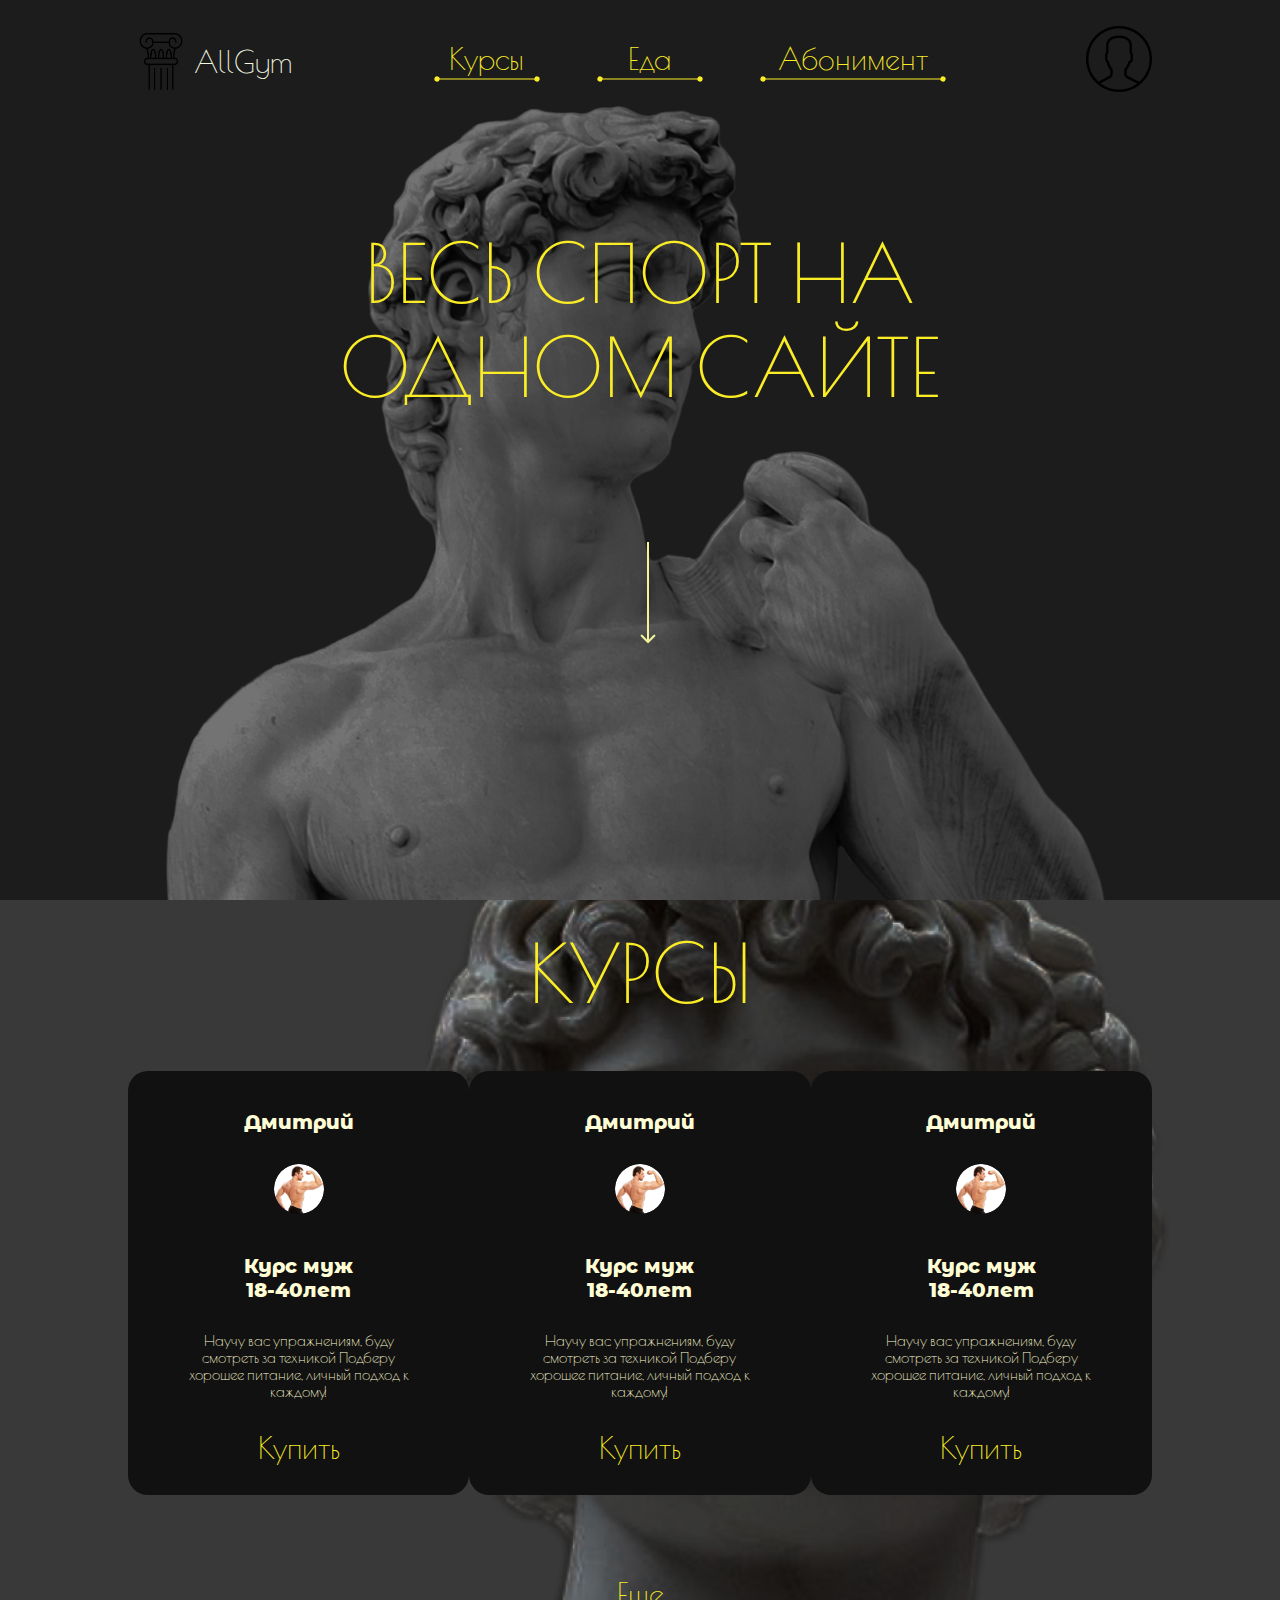
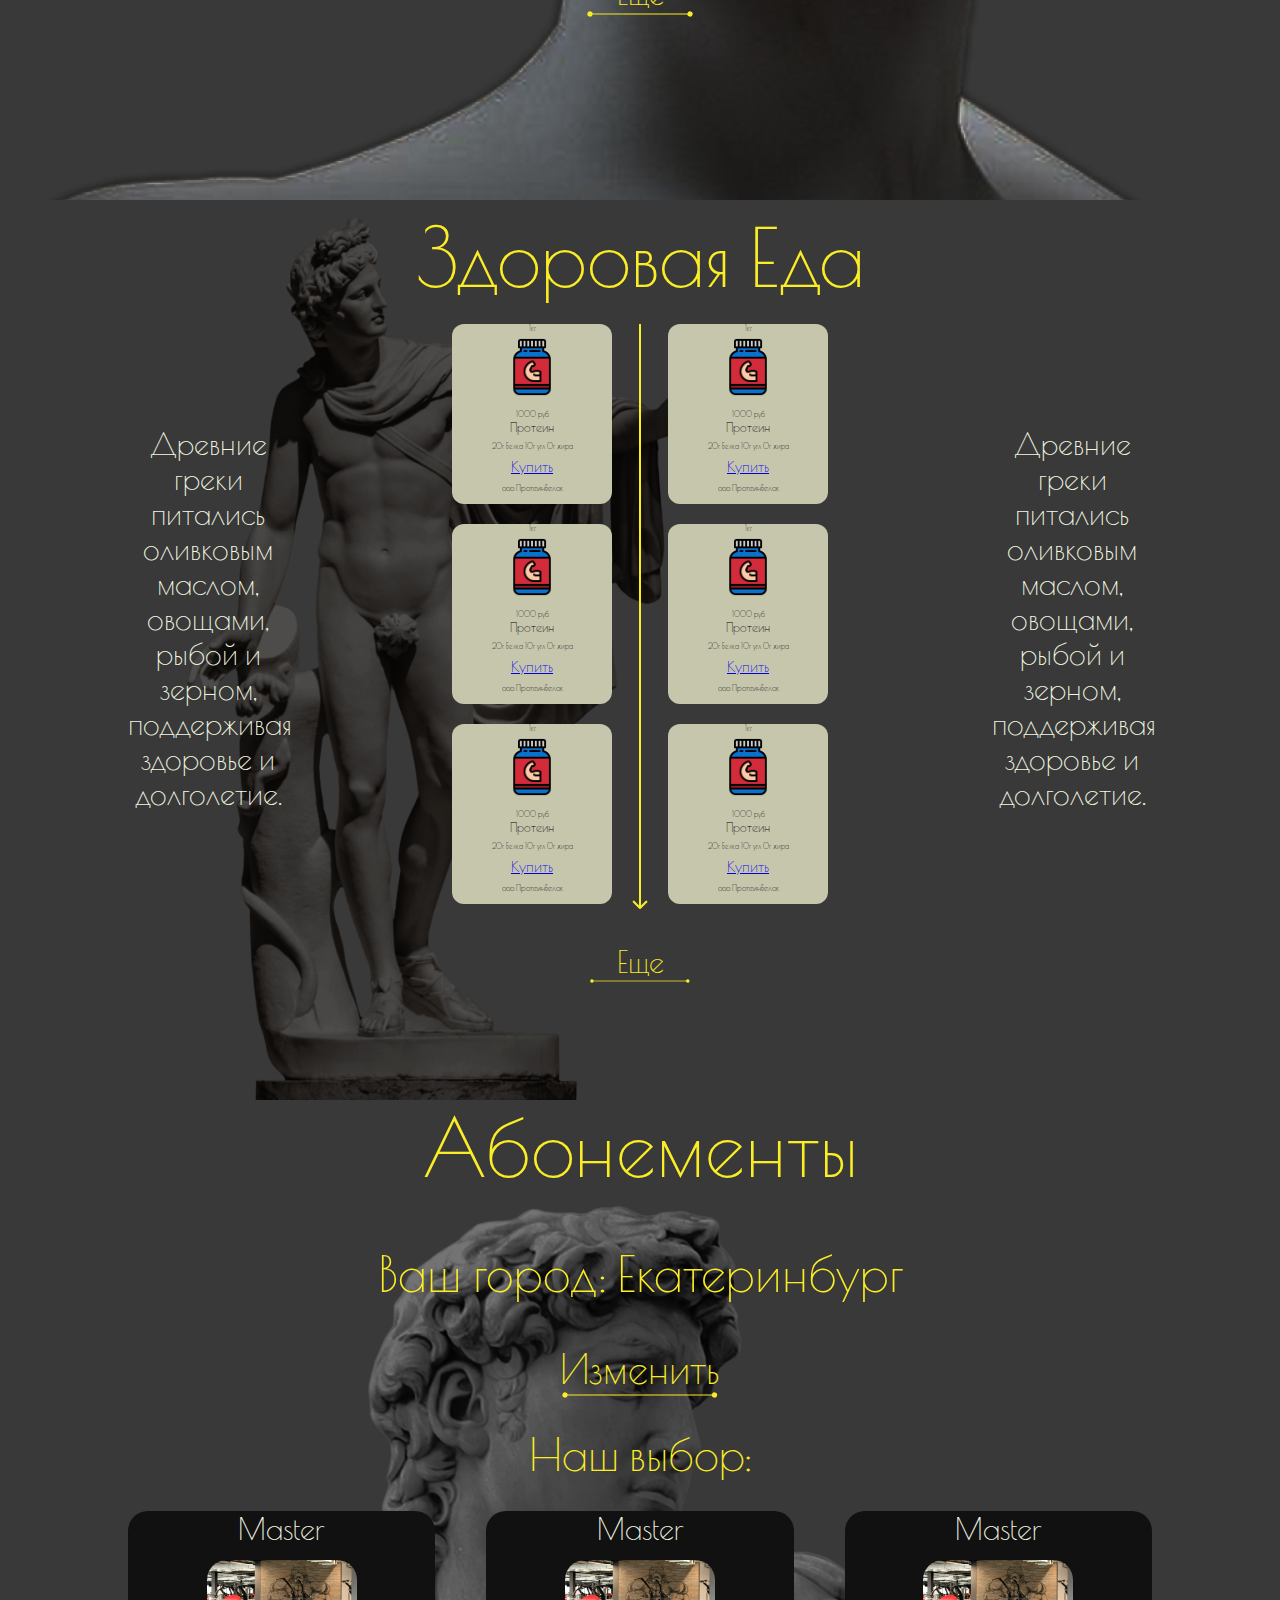
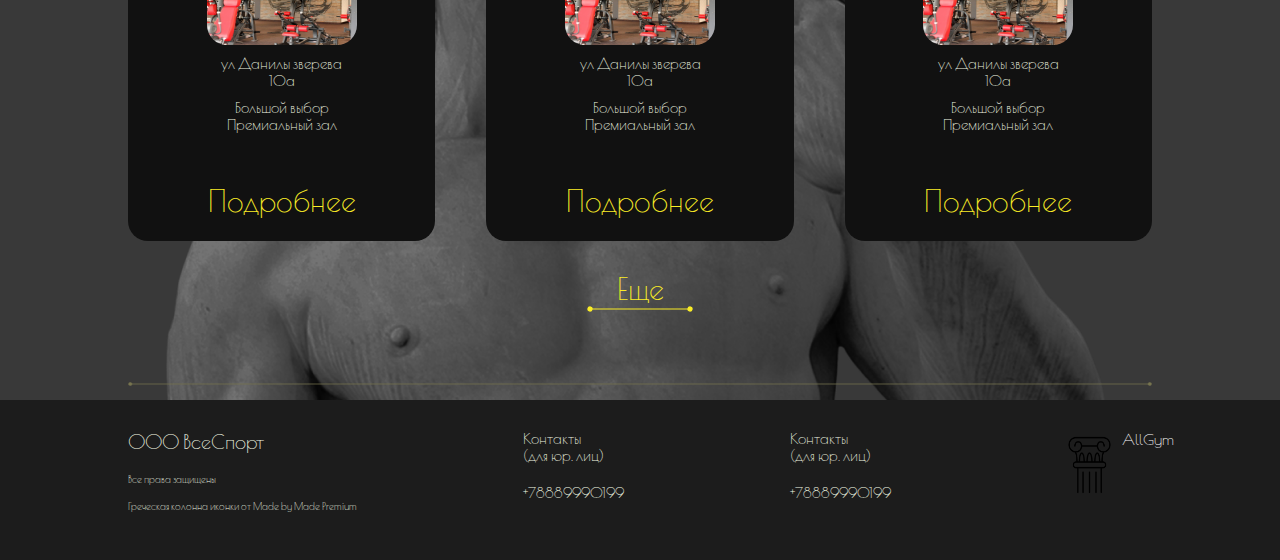
<file: allGYM/index.html>
<!DOCTYPE html>
<html lang="en">
<head>
    <meta charset="UTF-8">
    <meta name="viewport" content="width=device-width, initial-scale=1.0">
    <title>AllGym</title>
    <link rel="stylesheet" href="./css/style.css">
    <link rel="stylesheet" href="./css/global.css">
    
</head>
<body>
    <section class="main">
        <div class="header">
            <div class="header__burger">
                <div class="header__logo">
                    <img class="header__logo_img" src="./assets/img/icon.png" alt="logo">
                    <p>AllGym</p>
                </div>
                <img src="./assets/img/Burger.svg" alt="Burger">
            </div>
            <div class="header__desktop">
                <div class="header__logo">
                    <img class="header__logo_img" src="./assets/img/icon.png" alt="logo">
                    <p>AllGym</p>
                </div>
                <div class="header__butns">
                    <div class="header__courses btn">
                        <a class="colorYellow" href="#courses">Курсы</a>
                        <img src="./assets/img/LineCourses.png" alt="courses_underLine">
                    </div>
    
                    <div class="header__food btn">
                        <a class="colorYellow" href="#foods">Еда</a>
                        <img src="./assets/img/LineFood.png" alt="food_underLine">
                    </div>
    
                    <div class="header__courses btn">
                        <a class="colorYellow" href="#aboniments">Абонимент</a>
                        <img src="./assets/img/LineAboniments.png" alt="aboniments_underLine">
                    </div>
                </div>
                <div class="header__account">
                    <a href="./pages/account/account.html"><img src="./assets/img/account.png" alt="account"></a>
                </div>
            </div>
            
        </div>
        <h1 class="main__title colorYellow">ВЕСЬ СПОРТ НА <br> ОДНОМ САЙТЕ</h1>
        <p class="main__text-mobile colorYellow">Здоровье и спорт только здесь<br>Регистрируйся и получай бонусы за каждую покупку в мобиьной версии!</p>
        <div class="main__imgArrow">
            <img src="./assets/img/ArrowMain.png" alt="arrow_down">
        </div>  
    </section>

    <section class="course" id="courses">
        <h1 class="course__title colorYellow">курсы</h1>

        <div class="course__cards">
            <div class="course__card course__card-none">
                <h3 class="course__card_title">Дмитрий</h3>
                <img class="course__card_img" src="./assets/img/menFoto.png" alt="menFoto">
                <h2 class="course__card_subtitle">Курс муж<br>18-40лет</h2>
                <p class="course__card_p">Научу вас упражнениям, буду смотреть за техникой Подберу хорошее питание, личный подход к каждому!</p>
                <div class="course__card_btn btn">
                    <a class="colorYellow" href="./registration.html">Купить</a>
                </div>
            </div>

            <div class="course__card course__card-none">
                <h3 class="course__card_title">Дмитрий</h3>
                <img class="course__card_img" src="./assets/img/menFoto.png" alt="menFoto">
                <h2 class="course__card_subtitle">Курс муж<br>18-40лет</h2>
                <p class="course__card_p">Научу вас упражнениям, буду смотреть за техникой Подберу хорошее питание, личный подход к каждому!</p>
                <div class="course__card_btn btn">
                    <a class="colorYellow" href="./registration.html">Купить</a>
                </div>
            </div>
            <div class="course__arrow  course__arrow_reverse">
                <a class="colorYellow" href="#"><img src="./assets/img/Arrow-mb.svg" alt="mbArrow"></a>
            </div>
            <div class="course__card">
                <h3 class="course__card_title">Дмитрий</h3>
                <img class="course__card_img" src="./assets/img/menFoto.png" alt="menFoto">
                <h2 class="course__card_subtitle">Курс муж<br>18-40лет</h2>
                <p class="course__card_p">Научу вас упражнениям, буду смотреть за техникой Подберу хорошее питание, личный подход к каждому!</p>
                <div class="course__card_btn btn">
                    <a class="colorYellow" href="./registration.html">Купить</a>
                </div>
            </div>
            <div class="course__arrow">
                <a class="colorYellow" href="#"><img src="./assets/img/Arrow-mb.svg" alt="mbArrow"></a>
            </div>
        </div>

        <div class="course__more btn colorYellow">
            <a href="#" class="course__more_text colorYellow">Еще</a>
            <img src="./assets/img/LineMORE.png" alt="btn_underline">
        </div>

    </section>
    <section class="food" id="foods">
        
        <div class="food__title colorYellow">
            <h1 class="food__title food__title_desktop colorYellow">Здоровая Еда</h1>
            <h1 class="food__title food__title_mobile colorYellow">Еда</h1>
        </div>
        <div class="food__main">
            <div class="food__extraText">
                <p>
                    Древние греки питались оливковым маслом, овощами, рыбой и зерном, поддерживая здоровье и долголетие.
                </p>
            </div>
            
            <div class="food__cardsMain">
                <h2 class="food__card_titleMobile">Протеин</h2>
                <div class="food__cards  food__cards-mobile">
                    <img class="food__card_arrowMobile food__card_arrowMobile-rotate" src="./assets/img/Arrow-mb.svg" alt="mobileArrow">
                    <div class="food__cardBlock">          
                        <div class="food__card">
                            <p class="food__card_mass">1кг</p>
                            <img class="food__card_img" src="./assets/img/prtein.png" alt="protein_img">
                            <p class="food__card_price">1000 руб</p>
                            <h3 class="food__card_title">Протеин</h3>
                            <p class="food__card_BGU">20г Белка 10г угл 0г жира</p>
                            <p class="food__card_comp">ооо ПротеинБелок</p>
                        </div>    
                    </div>
                    <img class="food__card_arrowMobile" src="./assets/img/Arrow-mb.svg" alt="mobileArrow">
                </div>
                <div class="food__btn food__btn-mobile colorYellow">
                    <a class="food__btn__link colorYellow" href="./registration.html">Купить</a>
                    <img src="./assets/img/LineMoreP4.png" alt="LineMoreP4">
                </div>
                <h2 class="food__card_titleMobile">Креатин</h2>
                <div class="food__cards  food__cards-mobile">
                    <img class="food__card_arrowMobile food__card_arrowMobile-rotate" src="./assets/img/Arrow-mb.svg" alt="mobileArrow">
                    <div class="food__cardBlock">
                        
                        
                        <div class="food__card">
                            <p class="food__card_mass">1кг</p>
                            <img class="food__card_img" src="./assets/img/prtein.png" alt="protein_img">
                            <p class="food__card_price">1000 руб</p>
                            <h3 class="food__card_title">Креатин</h3>
                            <p class="food__card_BGU">20г Белка 10г угл 0г жира</p>
                            <p class="food__card_comp">ооо ПротеинБелок</p>
                        </div>    
                    </div>
                    <img class="food__card_arrowMobile" src="./assets/img/Arrow-mb.svg" alt="mobileArrow">
                </div>
                <div class="food__btn food__btn-mobile colorYellow">
                    <a class="colorYellow" href="./pages/registration/registration.html">Купить</a>
                    <img src="./assets/img/LineMoreP4.png" alt="LineMoreP4">
                </div>
                <div class="food__cards food__cards-desktop">
                    
                    <div class="food__card">
                        <p class="food__card_mass">1кг</p>
                        <img class="food__card_img" src="./assets/img/prtein.png" alt="protein_img">
                        <p class="food__card_price">1000 руб</p>
                        <h3 class="food__card_title">Протеин</h3>
                        <p class="food__card_BGU">20г Белка 10г угл 0г жира</p>
                        <div class="food__card_btn">
                            <a href="./pages/registration/registration.html">Купить</a>
                        </div>
                        <p class="food__card_comp">ооо ПротеинБелок</p>
                    </div>

                    <div class="food__card">
                        <p class="food__card_mass">1кг</p>
                        <img class="food__card_img" src="./assets/img/prtein.png" alt="protein_img">
                        <p class="food__card_price">1000 руб</p>
                        <h3 class="food__card_title">Протеин</h3>
                        <p class="food__card_BGU">20г Белка 10г угл 0г жира</p>
                        <div class="food__card_btn">
                            <a href="./pages/registration/registration.html">Купить</a>
                        </div>
                        <p class="food__card_comp">ооо ПротеинБелок</p>
                    </div>

                    <div class="food__card">
                        <p class="food__card_mass">1кг</p>
                        <img class="food__card_img" src="./assets/img/prtein.png" alt="protein_img">
                        <p class="food__card_price">1000 руб</p>
                        <h3 class="food__card_title">Протеин</h3>
                        <p class="food__card_BGU">20г Белка 10г угл 0г жира</p>
                        <div class="food__card_btn">
                            <a href="./pages/registration/registration.html">Купить</a>
                        </div>
                        <p class="food__card_comp">ооо ПротеинБелок</p>
                    </div>

                </div>
                <div class="food__arrow food__cards-desktop">
                    <img src="./assets/img/ArrowBIGP3.png" alt="arrow_down">
                </div>
                <div class="food__cards food__cards-desktop">
                    
                    <div class="food__card">
                        <p class="food__card_mass">1кг</p>
                        <img class="food__card_img" src="./assets/img/prtein.png" alt="protein_img">
                        <p class="food__card_price">1000 руб</p>
                        <h3 class="food__card_title">Протеин</h3>
                        <p class="food__card_BGU">20г Белка 10г угл 0г жира</p>
                        <div class="food__card_btn">
                            <a href="./pages/registration/registration.html">Купить</a>
                        </div>
                        <p class="food__card_comp">ооо ПротеинБелок</p>
                    </div>

                    <div class="food__card">
                        <p class="food__card_mass">1кг</p>
                        <img class="food__card_img" src="./assets/img/prtein.png" alt="protein_img">
                        <p class="food__card_price">1000 руб</p>
                        <h3 class="food__card_title">Протеин</h3>
                        <p class="food__card_BGU">20г Белка 10г угл 0г жира</p>
                        <div class="food__card_btn">
                            <a href="./pages/registration/registration.html">Купить</a>
                        </div>
                        <p class="food__card_comp">ооо ПротеинБелок</p>
                    </div>

                    <div class="food__card">
                        <p class="food__card_mass">1кг</p>
                        <img class="food__card_img" src="./assets/img/prtein.png" alt="protein_img">
                        <p class="food__card_price">1000 руб</p>
                        <h3 class="food__card_title">Протеин</h3>
                        <p class="food__card_BGU">20г Белка 10г угл 0г жира</p>
                        <div class="food__card_btn">
                            <a href="./pages/registration/registration.html">Купить</a>
                        </div>
                        <p class="food__card_comp">ооо ПротеинБелок</p>
                    </div>

                </div>

            </div>

            <div class="food__extraText">
                <p>
                    Древние греки питались оливковым маслом, овощами, рыбой и зерном, поддерживая здоровье и долголетие.
                </p>
            </div>

        </div>
        <div class="food__btn">
            <div class="food__btn__block">
                <a class="colorYellow" href="./pages/registration/registration.html">Еще</a>
                <img src="./assets/img/LineChange.png" alt="LineMoreP4">
            </div>
            
        </div>
    </section>

    <section class="aboniments" id="aboniments">
        <div class="aboniments__text">
            <h1 class="aboniments__title colorYellow">Абонементы</h1>
            <h2 class="aboniments__city colorYellow">Ваш город:  Екатеринбург</h2>
            <div class="aboniments__editCity colorYellow">
                <a class="colorYellow" href="#">Изменить</a>
                <img src="./assets/img/LineChange.png" alt="underline">
            </div>
            <p class="aboniments__ourVote colorYellow">Наш выбор:</p>    
        </div>
        
        <div class="aboniments__cards">
            <img class="aboniments__card_arrowMobile aboniments__card_arrowMobile-rotate" src="./assets/img/Arrow-mb.svg" alt="mobileArrow">
    
            <div class="aboniments__card">
                <h3 class="aboniments__card_title">
                    Master
                </h3>
                <img class="aboniments__card_img" src="./assets/img/sport_gym.jpg" alt="GymFoto">
                <h2 class="aboniments__card_adress">
                    ул Данилы зверева<br>10а
                </h2>
                <p class="aboniments__card_description">
                    Большой выбор<br>Премиальный зал
                </p>
                <div class="aboniments__card_btn btn colorYellow">
                    <a class="colorYellow" href="./pages/reviews/reviews.html">Подробнее</a>
                </div>
            </div>

            <img class="aboniments__card_arrowMobile" src="./assets/img/Arrow-mb.svg" alt="mobileArrow">

            <div class="aboniments__card aboniments__card-none">
                <h3 class="aboniments__card_title">
                    Master
                </h3>
                <img class="aboniments__card_img" src="./assets/img/sport_gym.jpg" alt="GymFoto">
                <h2 class="aboniments__card_adress">
                    ул Данилы зверева<br>10а
                </h2>
                <p class="aboniments__card_description">
                    Большой выбор<br>Премиальный зал
                </p>
                <div class="aboniments__card_btn btn colorYellow">
                    <a class="colorYellow " href="./pages/reviews/reviews.html">Подробнее</a>
                </div>
            </div>

            <div class="aboniments__card aboniments__card-none">
                <h3 class="aboniments__card_title">
                    Master
                </h3>
                <img class="aboniments__card_img" src="./assets/img/sport_gym.jpg" alt="GymFoto">
                <h2 class="aboniments__card_adress">
                    ул Данилы зверева<br>10а
                </h2>
                <p class="aboniments__card_description">
                    Большой выбор<br>Премиальный зал
                </p>
                <div class="aboniments__card_btn btn colorYellow">
                    <a class="colorYellow" href="./pages/reviews/reviews.html">Подробнее</a>
                </div>
            </div>

        </div>

        <div class="aboniments__more colorYellow">
            <a href="#" class="aboniments__more_text colorYellow">Еще</a>
            <img src="./assets/img/LineMORE.png" alt="more_line">
        </div>
        <img class="ToFoter_line" src="./assets/img/LineFooter.png" alt="footer_line">
    </section>

    <section class="footer">
        <div class="footer__first">
            <h1 class="footer__first_title">
                ООО ВсеСпорт
            </h1>
            <p class="footer__first_rules">
                Все права защищены
            </p>
            <p class="footer__first_authors"> 
                Греческая колонна иконки от Made by Made Premium
            </p>
        </div>
        <div class="footer__contacts">
            <h2 class="footer__contacts_contact">
                Контакты<br>(для юр. лиц)
            </h2>
            <a href="#" class="footer__contacts_number">
                +78889990199
            </a>
        </div>
        <div class="footer__contacts">
            <h2 class="footer__contacts_contact">
                Контакты<br>(для юр. лиц)
            </h2>
            <a href="#" class="footer__contacts_number">
                +78889990199
            </a>
        </div>
        <div class="footer__logo">
            <a href="./pages/aboutUs/aboutUs.html">
            <img class="footer__logo_img" src="./assets/img/icon.png" alt="icon">
            <p class="footer__logo_text">AllGym</p></a>
        </div>
    </section>
</body>
</html>
</file>
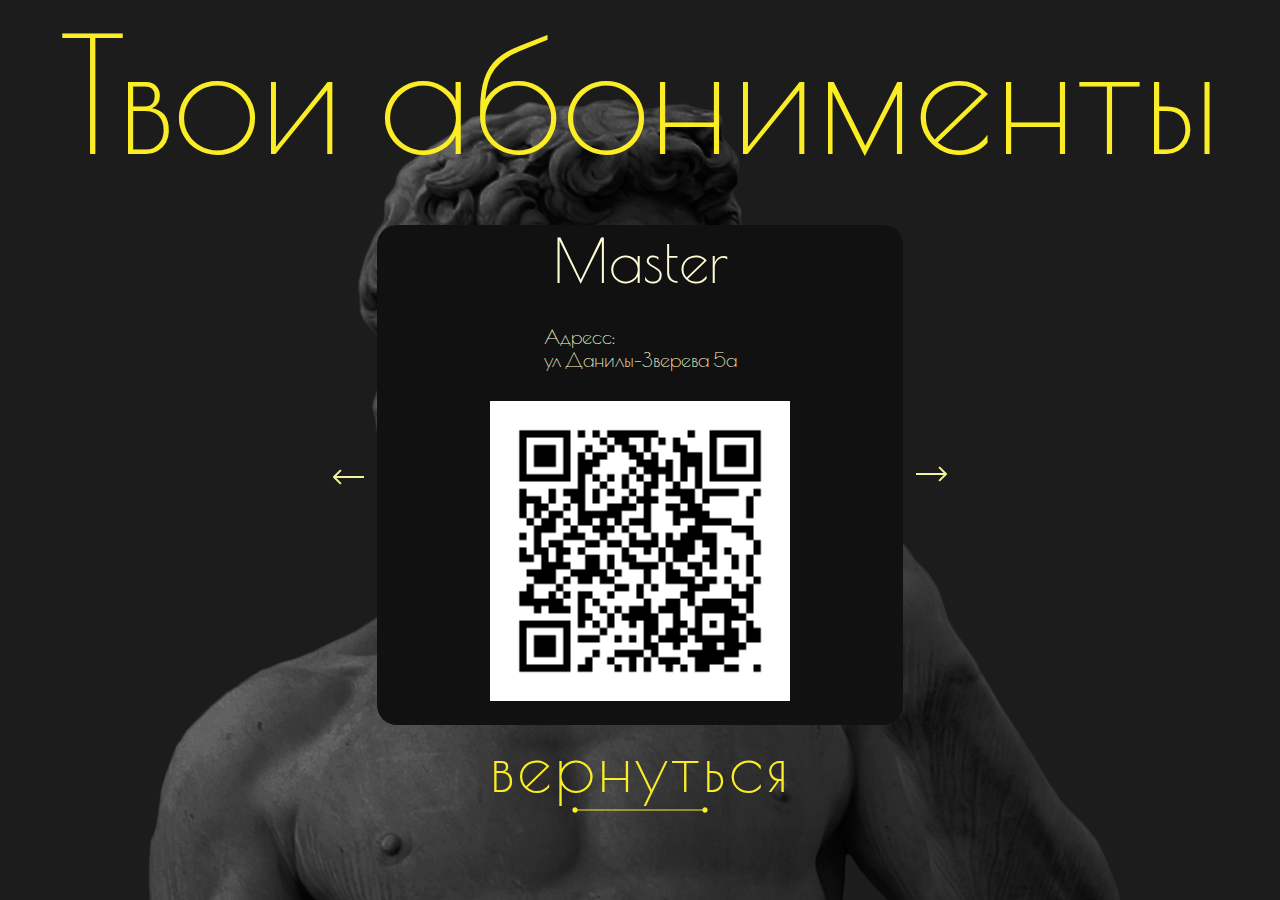
<file: allGYM/pages/aboniments/aboniments.html>
<!DOCTYPE html>
<html lang="en">
<head>
    <meta charset="UTF-8">
    <meta name="viewport" content="width=device-width, initial-scale=1.0">
    <title>Your aboniments</title>
    <link rel="stylesheet" href="./css/aboniments.css">
</head>
<body>
    <section class="main">
        <div class="contaier">
            <div class="main__wrap">
                <div class="main__title">
                    <h1>Твои абонименты</h1>
                </div>
                <div class="main__cards">
                    <div class="main__Arrow main__Arrow-deg">
                        <img src="../../assets/img/Arrow-mb.svg" alt="arrow">
                    </div>
                    <div class="main__card">
                        <div class="main__card_title">
                            <h1>Master</h1>
                        </div>
                        <div class="main__card_city">
                            <div class="main__card_city-first">
                                <p>Адресс: </p>
                            </div>
                            <div class="main_card-adress">
                                <p>ул Данилы-Зверева 5а</p>
                            </div>
                        </div>
                        <div class="main__card_img">
                            <img src="../../assets/img/qr-code.gif" alt="">
                        </div>
                    </div>
                    <div class="main__Arrow">
                        <img src="../../assets/img/Arrow-mb.svg" alt="arrow">
                    </div>
                </div>
                <div class="main__button">
                    <a href="../../index.html">вернуться</a>
                    <img src="../../assets/img/LineLast.svg" alt="line">
                </div>
            </div>
        </div>
    </section>
</body>
</html>
</file>
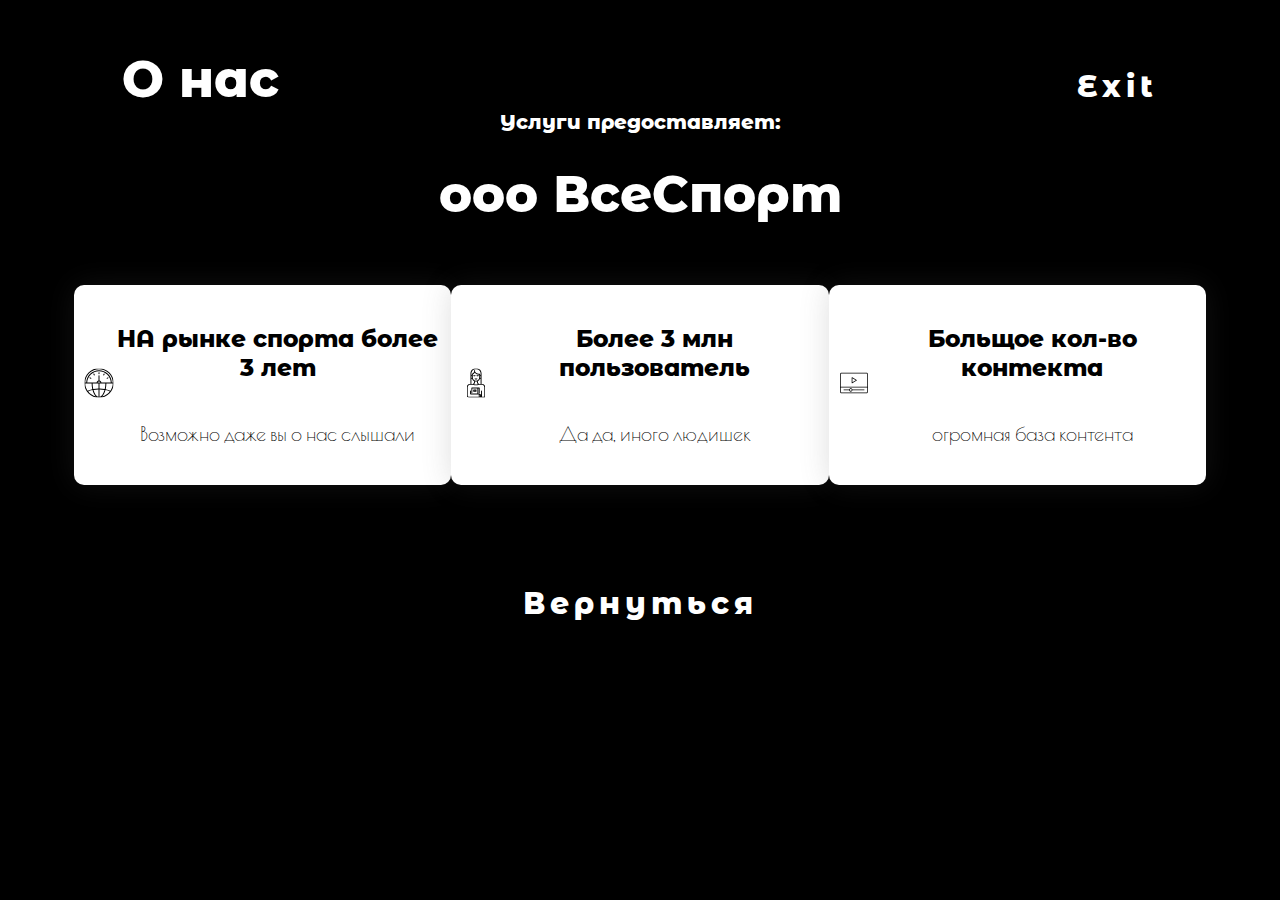
<file: allGYM/pages/aboutUs/aboutUs.html>
<!DOCTYPE html>
<html lang="en">
<head>
    <meta charset="UTF-8">
    <meta name="viewport" content="width=device-width, initial-scale=1.0">
    <title>О нас</title>
    <link rel="stylesheet" href="./css/aboutUs.css">
    <link rel="stylesheet" href="../../global.scss">
</head>
<body>
    <div class="main">
        <div class="header">
            <p>О нас</p>
            <div class="header__button">
                <a href="../../index.html">Exit</a>
            </div>
        </div>
        <div class="main__content">
            <div class="main__block">
                <div class="main__uslugi">
                    <p>Услуги предоставляет:</p>
                    <h2>ооо ВсеСпорт</h2>
                </div>
                <div class="main__OurPluses">
                    <div class="main__cards">
                        <div class="main__card">
                            <div class="main__card-img">
                                <img src="../../assets/img/TimeSVG.svg" alt="Timeicon">
                            </div>
                            <div class="main__card-text">
                                <h3>НА рынке спорта более 3 лет</h3>
                                <p>Возможно даже вы о нас слышали</p>
                            </div>
                        </div>
                        <div class="main__card">
                            <div class="main__card-img">
                                <img src="../../assets/img/PeopleSVG.svg" alt="Peopleicon">
                            </div>
                            <div class="main__card-text">
                                <h3>Более 3 млн пользователь</h3>
                                <p>Да да, иного людишек</p>
                            </div>
                        </div>
                        <div class="main__card">
                            <div class="main__card-img">
                                <img src="../../assets/img/VideoSVG.svg" alt="Videoicon">
                            </div>
                            <div class="main__card-text">
                                <h3>Больщое кол-во контекта</h3>
                                <p>огромная база контента</p>
                            </div>
                        </div>
                    </div>
                    <div class="main__button">
                        <a href="../../index.html">Вернуться</a>
                    </div>
                </div>
            </div>
        </div>
    </div>
</body>
</html>
</file>
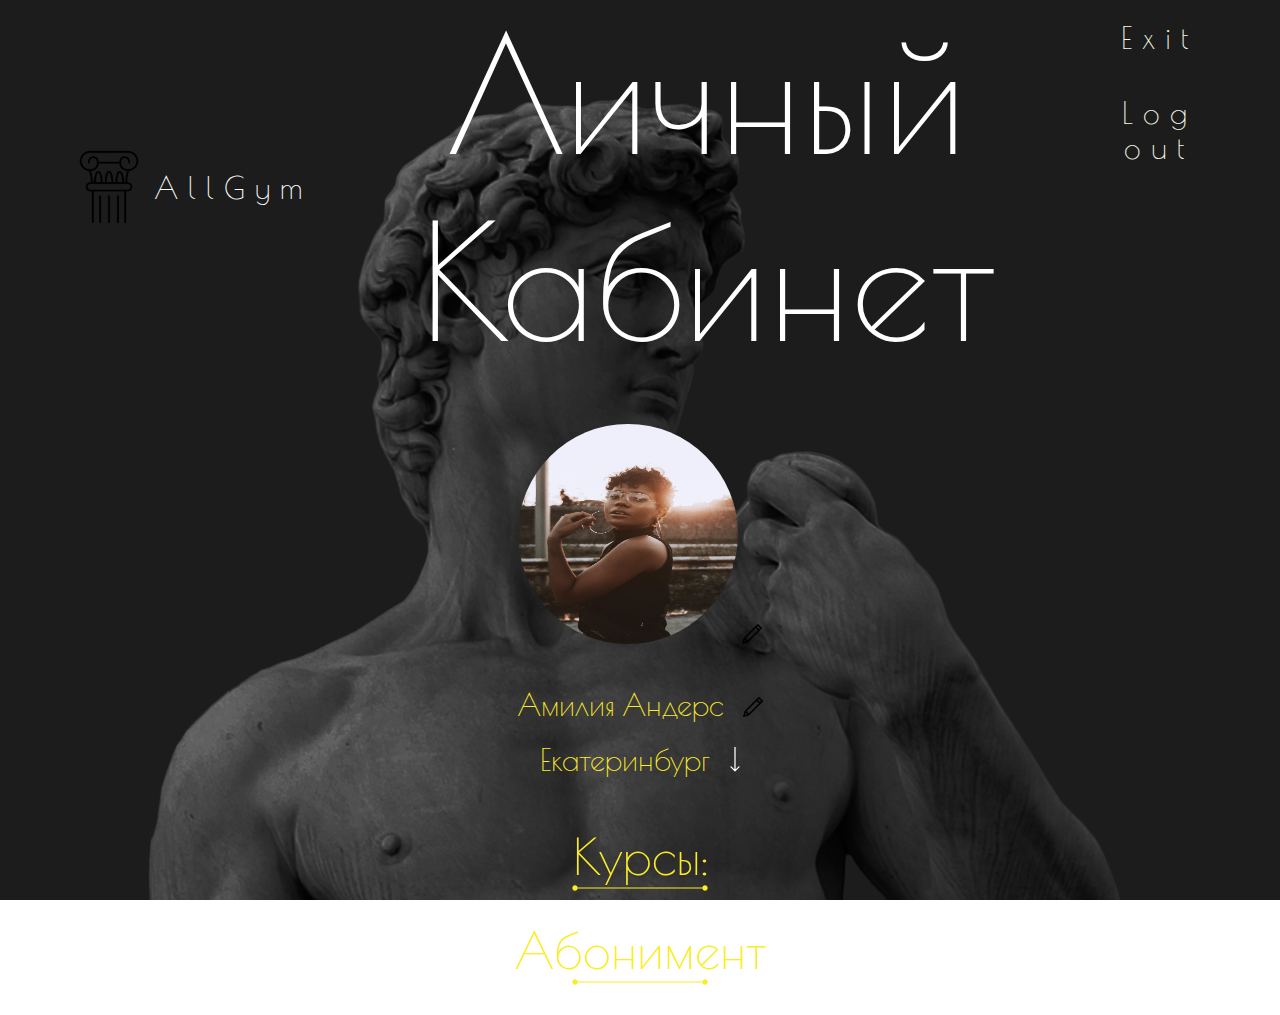
<file: allGYM/pages/account/account.html>
<!DOCTYPE html>
<html lang="en">
<head>
    <meta charset="UTF-8">
    <meta name="viewport" content="width=device-width, initial-scale=1.0">
    <title>account</title>
    <link rel="stylesheet" href="./css/account.css">
</head>
<body>
    <section class="main">
        <div class="header">
            <div class="header__mobile">
                <div class="header__box">
                    <div class="header__logo">
                        <img src="../../assets/img/icon.png" alt="logo">
                        <p class="header__logo-text">AllGym</p>
                    </div>
                    <div class="header__btn">
                        <a href="../../index.html">Exit</a>
                        <a href="../registration/registration.html">Log out</a>
                    </div>
                </div>
                
                <div class="header__title">
                    <h1>Личный Кабинет</h1>
                </div>
            </div>
            <div class="header__desktop">
                <div class="header__logo">
                    <img src="../../assets/img/icon.png" alt="logo">
                    <p class="header__logo-text">AllGym</p>
                </div>
                <div class="header__title">
                    <h1>Личный Кабинет</h1>
                </div>
                <div class="header__btn">
                    <a href="../../index.html">Exit</a>
                    <a href="../registration/registration.html">Log out</a>
                </div>
            </div>
        </div>
        <div class="main__content">
            <div class="main__content_img">
                <img class="main__content_img-face" src="../../assets/img/face.jpg" alt="your-face">
                <a href="#"><img class="main__content_img-pencil" src="../../assets/img/redatk.png" alt="redatkbtn"></a>
            </div>
            <div class="main__content_name">
                <p class="main__content_name-text">Амилия Андерс</p>
                <a href="#"><img class="main__content_img-pencil" src="../../assets/img/redatk.png" alt="redatkbtn"></a>
            </div>
            <div class="main__content_city">
                <p class="main__content_city-text">Екатеринбург</p>
                <a href="#"><img class="main__content_city-arrow" class="main__content_btn" src="../../assets/img/Arrow10.svg" alt="arrow"></a>
            </div>
            <div class="main__content_courses">
                <a href="../courses/courses.html">Курсы:</a>
                <img src="../../assets/img/LineACC.svg" alt="line">
            </div>
            <div class="main__content_courses">
                <a href="../aboniments/aboniments.html">Абонимент</a>
                <img src="../../assets/img/LineACC.svg" alt="line">
            </div>
        </div>
    </section>
</body>
</html>
</file>
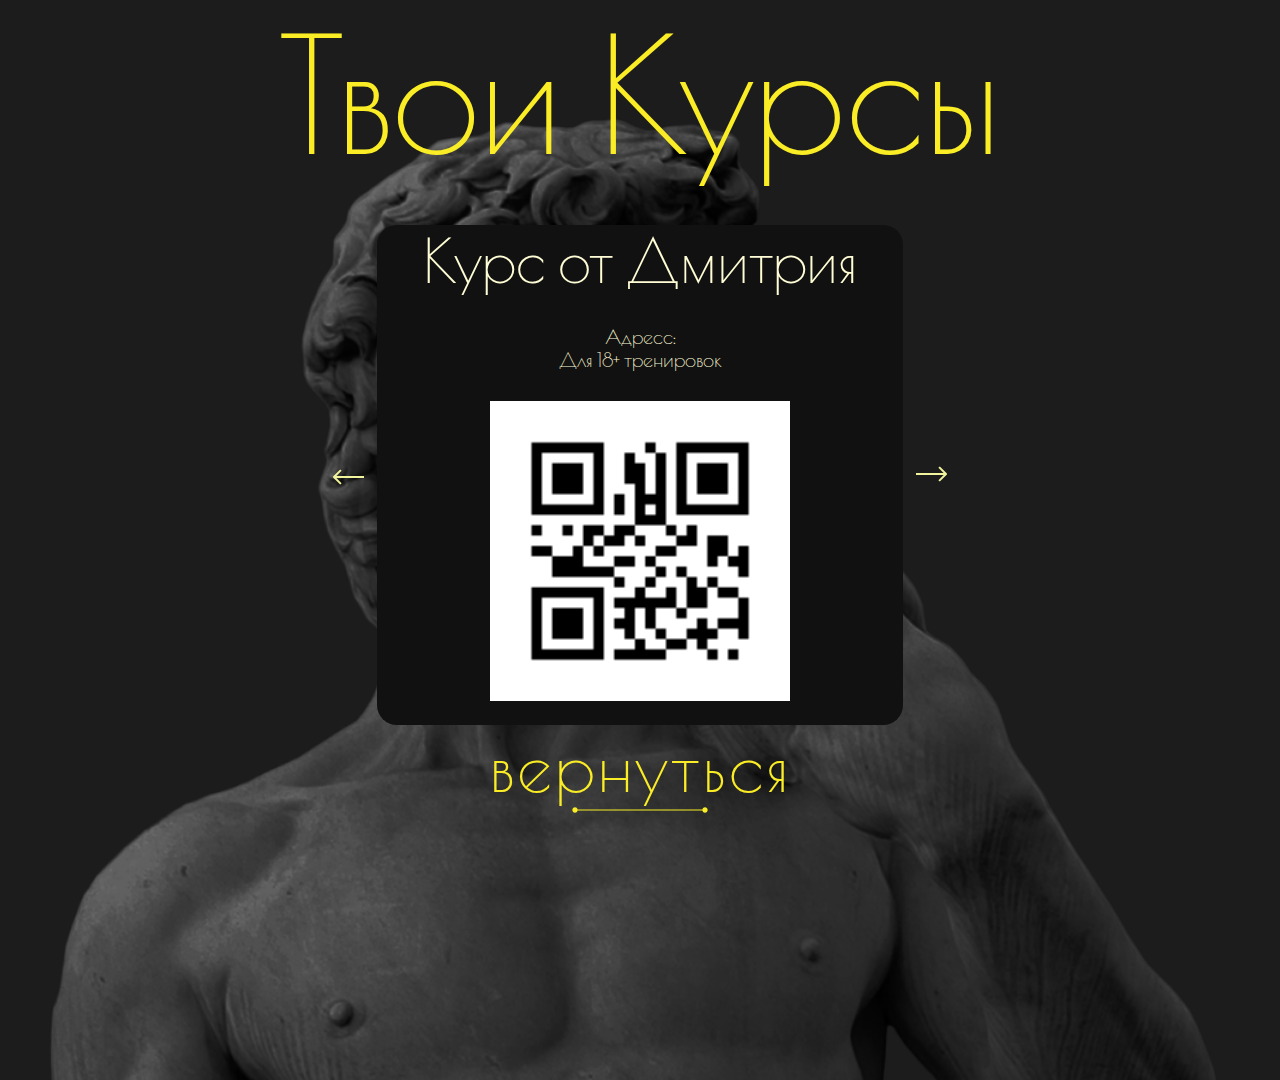
<file: allGYM/pages/courses/courses.html>
<!DOCTYPE html>
<html lang="en">
<head>
    <meta charset="UTF-8">
    <meta name="viewport" content="width=device-width, initial-scale=1.0">
    <title>Курсы</title>
    <link rel="stylesheet" href="./css/courses.css">
</head>
<body>
    <section class="main">
        <div class="contaier">
            <div class="main__wrap">
                <div class="main__title">
                    <h1>Твои Курсы</h1>
                </div>
                <div class="main__cards">
                    <div class="main__Arrow main__Arrow-deg">
                        <img src="../../assets/img/Arrow-mb.svg" alt="arrow">
                    </div>
                    <div class="main__card">
                        <div class="main__card_title">
                            <h1>Курс от Дмитрия</h1>
                        </div>
                        <div class="main__card_city">
                            <div class="main__card_city-first">
                                <p>Адресс: </p>
                            </div>
                            <div class="main_card-adress">
                                <p>Для 18+ тренировок</p>
                            </div>
                        </div>
                        <div class="main__card_img">
                            <img src="../../assets/img/qr-codeSecond.gif" alt="">
                        </div>
                    </div>
                    <div class="main__Arrow">
                        <img src="../../assets/img/Arrow-mb.svg" alt="arrow">
                    </div>
                </div>
                <div class="main__button">
                    <a href="../../index.html">вернуться</a>
                    <img src="../../assets/img/LineLast.svg" alt="line">
                </div>
            </div>
        </div>
    </section>
</body>
</html>
</file>
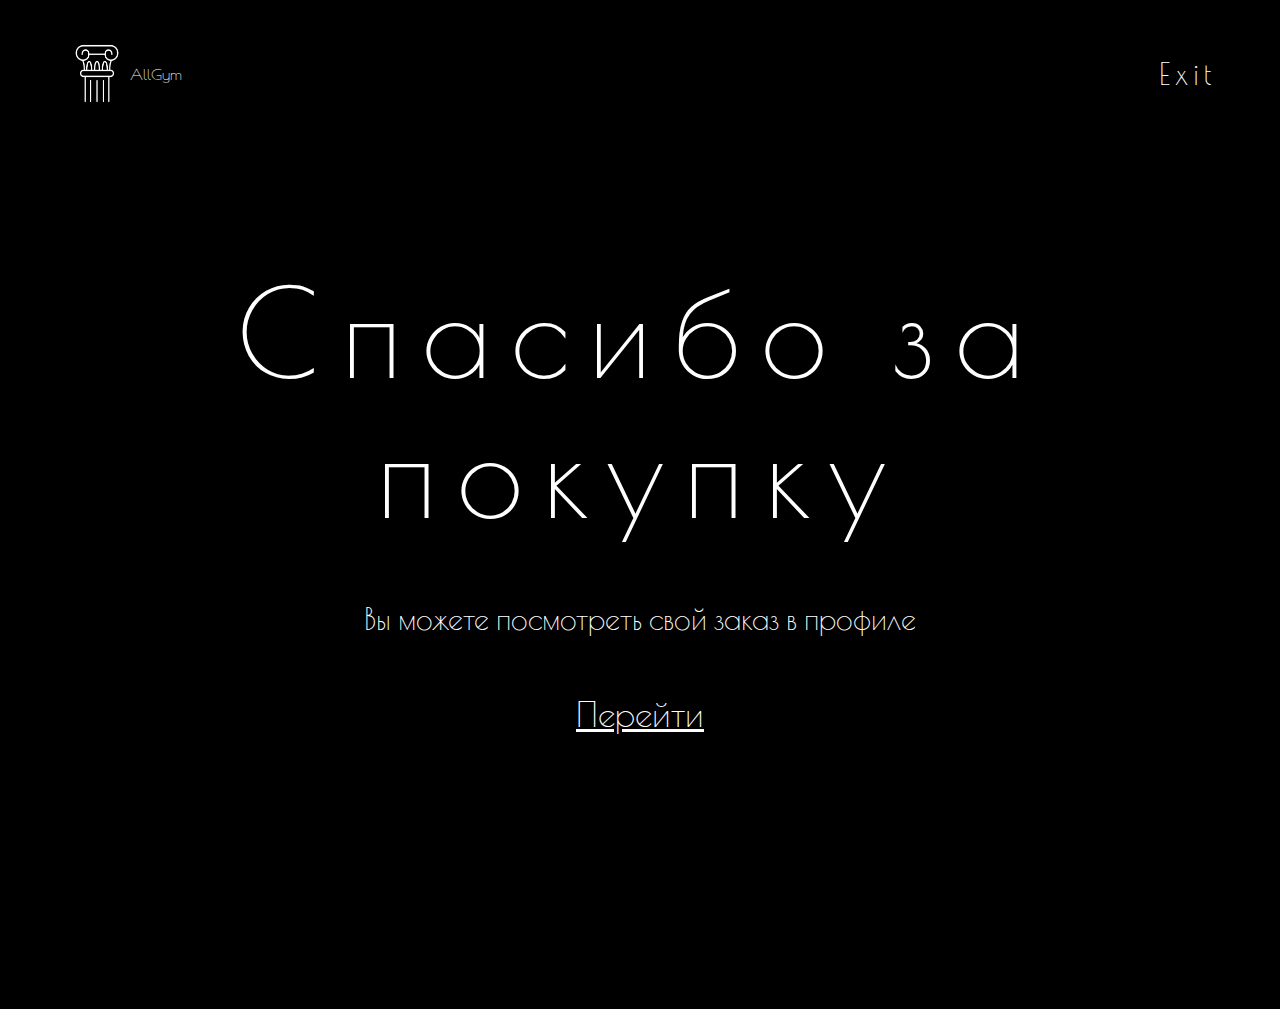
<file: allGYM/pages/purchace/purchace.html>
<!DOCTYPE html>
<html lang="en">
<head>
    <meta charset="UTF-8">
    <meta name="viewport" content="width=device-width, initial-scale=1.0">
    <title>purchase</title>
    <link rel="stylesheet" href="./css/purchase.css">
</head>
<body>
    <div class="header">
        <div class="header__logo">
            <img src="../../assets/img/icon.png" alt="logo">
            <p class="header__text">AllGym</p>
        </div>
        <div class="header__button">
            <a href="../../index.html">Exit</a>
        </div>
    </div>
    <section class="main">
        <div class="main_content">
            <div class="main__card">
                <div class="main__title">
                    <h1>Спасибо за покупку</h1>
                </div>
                <div class="main__purchase">
                    <p>Вы можете посмотреть свой заказ в профиле</p>
                    <div class="main__btn">
                        <a href="../account/account.html">Перейти</a>
                    </div>
                </div>
            </div>
        </div>
    </section>
</body>
</html>
</file>
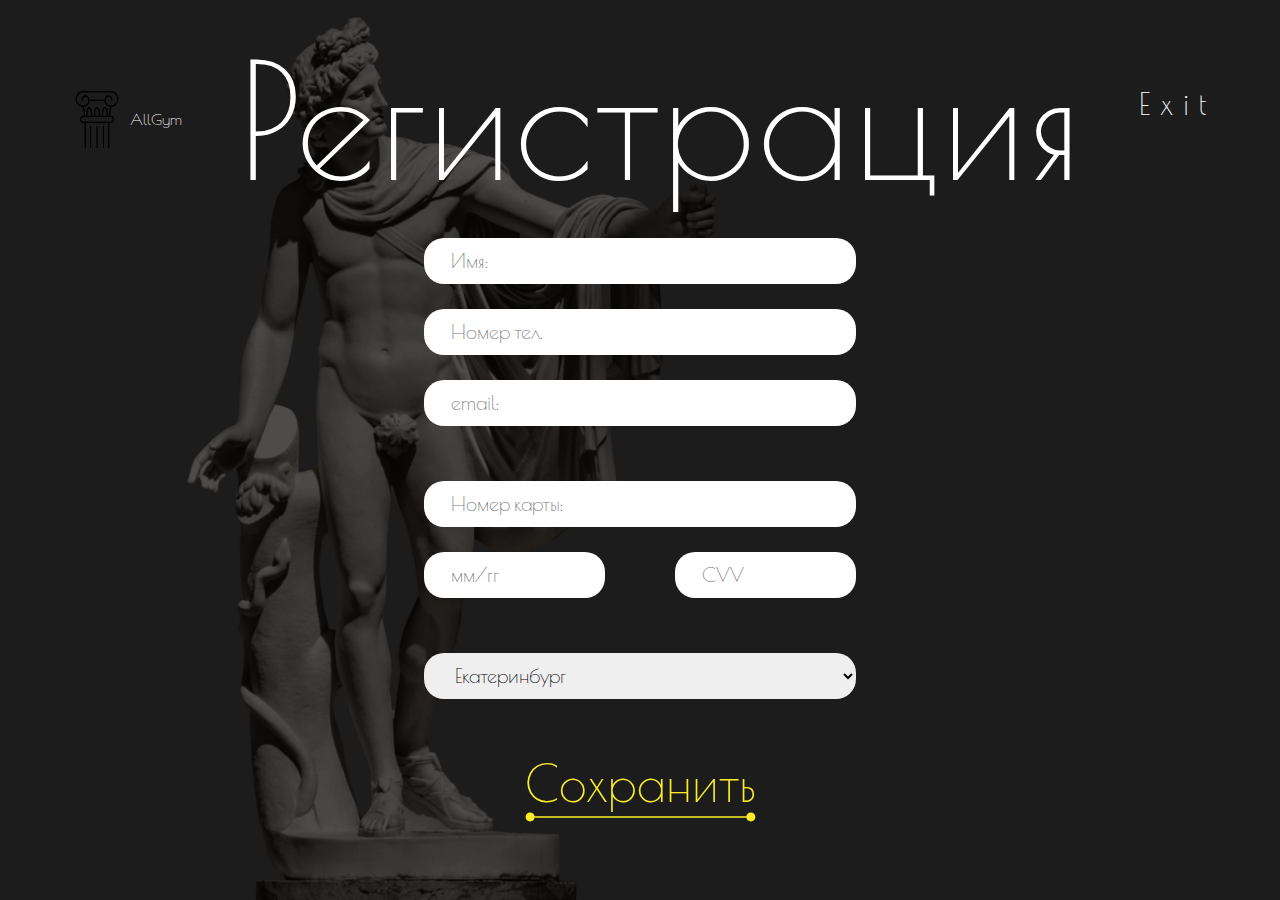
<file: allGYM/pages/registration/registration.html>
<!DOCTYPE html>
<html lang="en">
<head>
    <meta charset="UTF-8">
    <meta name="viewport" content="width=device-width, initial-scale=1.0">
    <title>Registartion</title>
    <link rel="stylesheet" href="./css/registartion.css">
</head>
<body>
    <section class="main">
        <header>
            <div class="header__wrap">
                <div class="header__desktop">
                    <div class="header__logo">
                        <img src="../../assets/img/icon.png" alt="icon">
                        <p>AllGym</p>
                    </div>
                    <div class="header__title">
                        <h1>Регистрация</h1>
                    </div>
                    <div class="header__ExitBtn">
                        <a href="../../index.html">Exit</a>
                    </div>
                </div>
                <div class="header__mobile">
                    <div class="header__box">
                        <div class="header__logo">
                            <img src="../../assets/img/icon.png" alt="icon">
                            <p>AllGym</p>
                        </div>
                        <div class="header__ExitBtn">
                            <a href="../../index.html">Exit</a>
                        </div>
                    </div>
                    <div class="header__title header__title-mobile">
                        <h1>Регистрация</h1>
                    </div>
                    
                </div>
                
            </div>
        </header>
        <div class="main__forms">
            <form action="">
                <div class="main__nameForm">
                    <input type="text" placeholder="Имя:">
                </div>
                <div class="main__numberForm">
                    <input type="number" placeholder="Номер тел.">
                </div>
                <div class="main__EmailForm">
                    <input type="email" placeholder="email:">
                </div>
                <div class="main__CardForm">
                    <div class="main__cardNumber">
                        <input type="number" placeholder="Номер карты:">
                    </div>
                    <div class="main__cardPasswords">
                        <div class="main__cardPassword">
                            <input type="number" placeholder="мм/гг" max="9999">
                        </div>
                        <div class="main__cardCVV">
                            <input type="number" placeholder="CVV" max="999">
                        </div>
                    </div>      
                </div>
                <div class="main__city">
                    <select name="city" id="">
                        <option value="Ekb">Екатеринбург</option>
                        <option value="Msk">Москва</option>
                    </select>
                </div>
            </form>
            <div class="main__btn">
                <a href="../purchace/purchace.html">Сохранить</a>
                <img src="../../assets/img/LineLast.svg" alt="">
            </div>
        </div>
    </section>
</body>
</html>
</file>
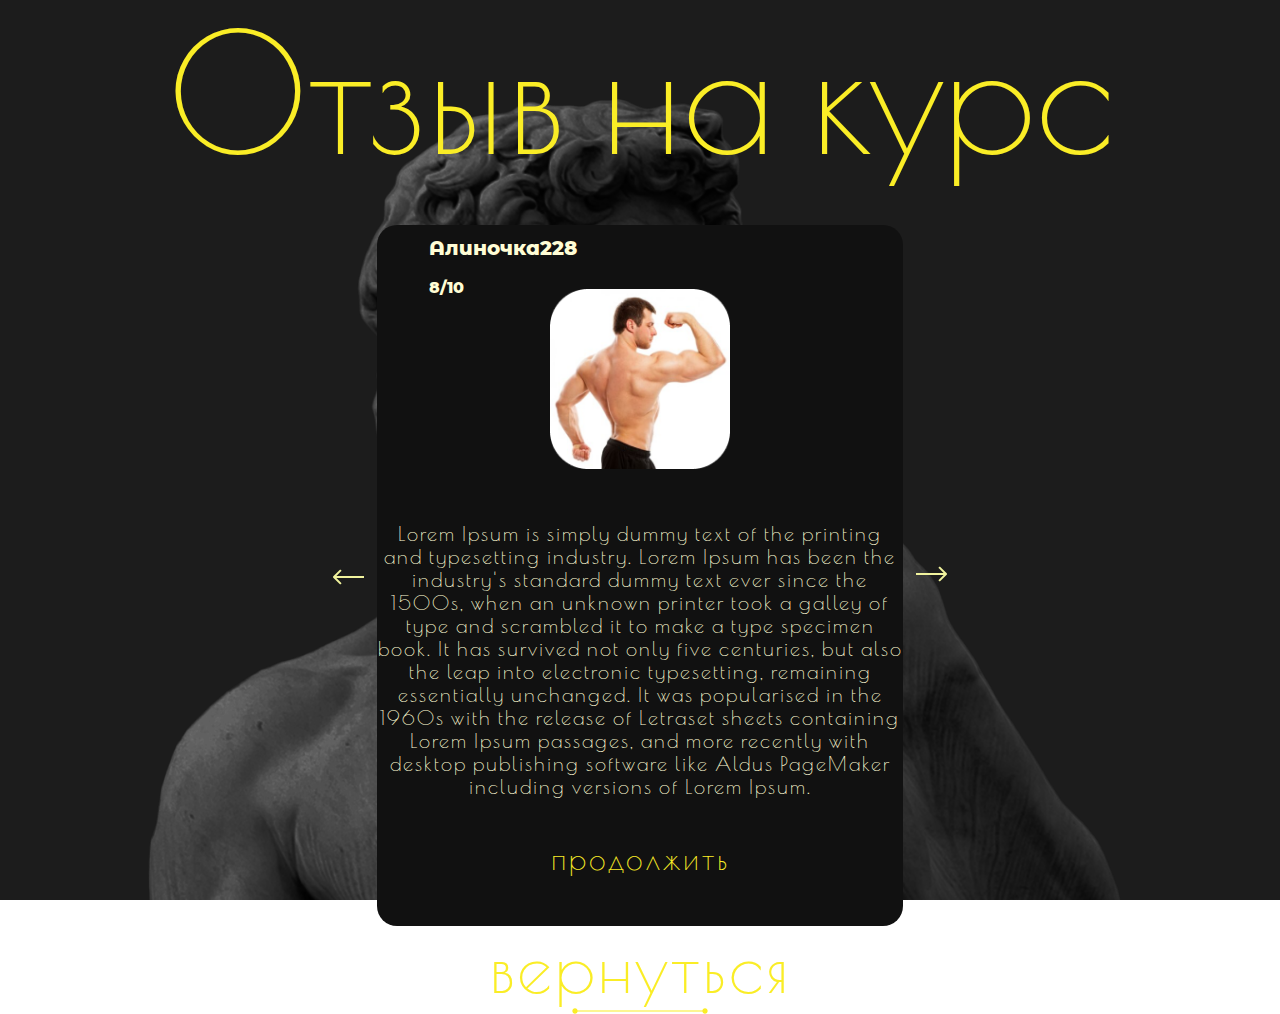
<file: allGYM/pages/reviews/reviews.html>
<!DOCTYPE html>
<html lang="en">
<head>
    <meta charset="UTF-8">
    <meta name="viewport" content="width=device-width, initial-scale=1.0">
    <title>reviews</title>
    <link rel="stylesheet" href="./css/reviews.css">
</head>
<body>
    <section class="main">
        <div class="contaier">
            <div class="main__wrap">
                <div class="main__title">
                    <h1>Отзыв на курс</h1>
                </div>
                <div class="main__cards">
                    <div class="main__Arrow main__Arrow-deg">
                        <img src="../../assets/img/Arrow-mb.svg" alt="arrow">
                    </div>
                    <div class="main__card">
                        <div class="main__card_userProfile">
                            <div class="main__card_nickName">
                                <p>Алиночка228</p>
                            </div>
                            <div class="main__card_score">
                                <p>8/10</p>
                            </div>
                        </div>
                        <div class="main__card_content">
                            <div class="main__card_content-img">
                                <img src="../../assets/img/men2.png" alt="men_photo">
                            </div>
                            <div class="main__card_content-text">
                                <p>Lorem Ipsum is simply dummy text of the printing and typesetting industry. Lorem Ipsum has been the industry's standard dummy text ever since the 1500s, when an unknown printer took a galley of type and scrambled it to make a type specimen book. It has survived not only five centuries, but also the leap into electronic typesetting, remaining essentially unchanged. It was popularised in the 1960s with the release of Letraset sheets containing Lorem Ipsum passages, and more recently with desktop publishing software like Aldus PageMaker including versions of Lorem Ipsum.</p>
                            </div>
                            <div class="main__card_content-btn">
                                <a href="../registration/registration.html">продолжить</a>
                            </div>
                        </div>
                    </div>
                    <div class="main__Arrow">
                        <img src="../../assets/img/Arrow-mb.svg" alt="arrow">
                    </div>
                </div>
                <div class="main__button">
                    <a href="../../index.html">вернуться</a>
                    <img src="../../assets/img/LineLast.svg" alt="line">
                </div>
            </div>
        </div>
    </section>
</body>
</html>
</file>
<file: allGYM/css/style.css>
* {
  margin: 0;
  padding: 0;
  box-sizing: border-box;
  font-family: PoiretOne;
  font-weight: 500;
  cursor: default;
  scroll-behavior: smooth;
}

@font-face {
  font-family: PoiretOne;
  src: url("../assets/fonts/PoiretOne-Regular.ttf");
  font-weight: 500;
}
@font-face {
  font-family: Monterat;
  src: url("../assets/fonts/MontserratAlternates-ExtraBold.ttf");
  font-weight: 900;
}
.header {
  font-size: 30px;
  margin-left: 10%;
  margin-right: 10%;
  margin-top: 0;
  display: flex;
  flex-direction: row;
  justify-content: space-between;
  align-items: center;
}
@media (max-width: 367px) {
  .header {
    margin-left: 1%;
    margin-right: 1%;
    margin-top: 0;
    font-size: 20px;
  }
}
@media (max-width: 768px) {
  .header {
    font-size: 20px;
    margin-left: 1%;
    margin-right: 1%;
    margin-top: 0;
  }
}
.header__burger {
  display: none;
}
@media (max-width: 367px) {
  .header__burger {
    display: flex;
    flex-direction: row;
    justify-content: space-between;
    align-items: 0;
    width: 250px;
  }
}
.header__desktop {
  width: 100%;
  display: flex;
  flex-direction: row;
  justify-content: space-between;
  align-items: center;
}
@media (max-width: 367px) {
  .header__desktop {
    display: none;
  }
}
.header__logo {
  color: #F2F9E3;
  display: flex;
  flex-direction: row;
  justify-content: space-between;
  align-items: center;
}
.header__logo_img {
  width: 66px;
  height: 71px;
}
@media (max-width: 367px) {
  .header__logo {
    display: flex;
    flex-direction: row;
    justify-content: space-between;
    align-items: 0;
  }
}
.header__butns {
  width: 50%;
  display: flex;
  flex-direction: row;
  justify-content: space-between;
  align-items: center;
}
@media (max-width: 768px) {
  .header__butns img {
    display: none;
  }
}
.header__butns a {
  text-decoration: none;
}

.btn {
  display: flex;
  flex-direction: column;
  justify-content: 0;
  align-items: center;
  transition: ease-in 0.2s;
}
.btn:hover {
  transform: scale(1.2);
}

.main {
  padding-top: 2%;
  height: 100vh;
  background: url("../assets/img/final_bg_1.png") no-repeat center center/cover;
  background-color: #1c1c1c;
  display: flex;
  flex-direction: column;
  justify-content: 0;
  align-items: 0;
}
@media (max-width: 367px) {
  .main {
    margin: 0;
    display: flex;
    flex-direction: column;
    justify-content: 0;
    align-items: center;
  }
}
.main__title {
  width: -webkit-fill-available;
  font-size: 80px;
  margin-top: 10%;
  text-align: center;
  text-transform: uppercase;
  display: flex;
  flex-direction: row;
  justify-content: center;
  align-items: 0;
}
@media (max-width: 768px) {
  .main__title {
    font-size: 60px;
  }
}
@media (max-width: 367px) {
  .main__title {
    margin: 0;
    font-size: 40px;
    max-width: 222px;
    margin-top: 134px;
  }
}
.main__imgArrow {
  width: 100px;
  height: 100px;
  margin-top: 10%;
  margin-left: 50%;
  transition: ease-in 0.2s;
}
.main__imgArrow:hover {
  transform: translate(0, 150px);
}
@media (max-width: 367px) {
  .main__imgArrow {
    display: none;
  }
}
.main__text-mobile {
  display: none;
}
@media (max-width: 768px) {
  .main__text-mobile {
    display: flex;
    flex-direction: row;
    justify-content: center;
    align-items: center;
    max-width: 256px;
    font-size: 20px;
    letter-spacing: 5px;
    text-align: center;
    margin-top: 100px;
    margin-left: 34%;
  }
}
@media (max-width: 367px) {
  .main__text-mobile {
    margin-left: 0;
  }
}

.course {
  height: 100vh;
  background: url("../assets/img/bg-second.png") no-repeat center center/cover;
  background-color: #393939;
  padding-left: 10%;
  padding-right: 10%;
  padding-top: 2%;
}
@media (max-width: 367px) {
  .course {
    padding-left: 2%;
    padding-right: 2%;
    padding-top: 5%;
  }
}
.course__title {
  width: -webkit-fill-available;
  text-transform: uppercase;
  font-size: 80px;
  margin-bottom: 5%;
  display: flex;
  flex-direction: 0;
  justify-content: center;
  align-items: 0;
}
@media (max-width: 367px) {
  .course__title {
    margin: 0;
    text-align: center;
    font-size: 40px;
    margin-bottom: 15%;
  }
}
@media (max-width: 768px) {
  .course__title {
    font-size: 60px;
    margin-top: 5%;
  }
}
.course__cards {
  color: #FFFDD5;
  display: flex;
  flex-direction: row;
  justify-content: space-between;
  align-items: 0;
}
@media (max-width: 768px) {
  .course__cards {
    display: flex;
    flex-direction: row;
    justify-content: space-between;
    align-items: center;
  }
}
.course__arrow {
  display: none;
}
@media (max-width: 768px) {
  .course__arrow {
    display: flex;
    margin-left: 10px;
    margin-right: 10px;
    margin-top: 0;
  }
  .course__arrow_reverse {
    transform: rotate(180deg);
  }
}
.course__card {
  max-width: 358px;
  width: 100%;
  text-align: center;
  border-radius: 20px;
  background-color: #111111;
  margin-bottom: 30px;
  display: flex;
  flex-direction: column;
  justify-content: 0;
  align-items: center;
  transition: ease-in 0.2s;
}
.course__card:hover {
  transform: scale(0.8);
}
@media (max-width: 768px) {
  .course__card-none {
    display: none;
  }
}
.course__card_img {
  border-radius: 40px;
  width: 50px;
  height: 50px;
  margin-bottom: 40px;
}
.course__card_title {
  font-family: Monterat;
  font-weight: 900;
  margin-top: 39px;
  font-size: 20px;
  margin-bottom: 30px;
}
.course__card_subtitle {
  font-family: Monterat;
  font-weight: 900;
  font-size: 20px;
  margin-bottom: 30px;
}
.course__card_p {
  margin-left: 57px;
  margin-right: 57px;
  font-size: 15px;
  margin-bottom: 30px;
}
.course__card_btn a {
  font-size: 30px;
  margin-bottom: 30px;
  text-decoration: none;
}
.course__more_text {
  font-size: 30px;
  margin-top: 5%;
  text-decoration: none;
}

.food {
  height: 100vh;
  padding-top: 10px;
  background: url("../assets/img/bg-threee.png") no-repeat center center/cover;
  background-color: #393939;
}
@media (max-width: 367px) {
  .food {
    display: flex;
    flex-direction: column;
    justify-content: 0;
    align-items: center;
    padding-left: 8%;
    padding-right: 8%;
    padding-top: 5%;
  }
}
.food__title {
  font-size: 80px;
  margin-bottom: 10px;
  display: flex;
  flex-direction: 0;
  justify-content: center;
  align-items: 0;
}
@media (max-width: 367px) {
  .food__title {
    font-size: 40px;
  }
}
@media (max-width: 768px) {
  .food__title {
    font-size: 60px;
    margin-top: 2%;
    margin-bottom: 2%;
  }
}
@media (max-width: 367px) {
  .food__title_desktop {
    display: none;
  }
}
.food__title_mobile {
  display: none;
}
@media (max-width: 367px) {
  .food__title_mobile {
    display: block;
  }
}
.food__btn {
  text-align: center;
  margin-top: 20px;
  display: flex;
  flex-direction: column;
  justify-content: 0;
  align-items: center;
}
@media (max-width: 367px) {
  .food__btn {
    display: none;
  }
}
.food__btn__block {
  max-width: 200px;
  display: flex;
  flex-direction: column;
  justify-content: 0;
  align-items: center;
  transition: ease-in 0.2s;
}
.food__btn__block:hover {
  transform: scale(1.2);
}
.food__btn-mobile {
  display: none;
}
@media (max-width: 367px) {
  .food__btn-mobile {
    display: flex;
    flex-direction: column;
    justify-content: 0;
    align-items: center;
  }
}
.food__btn a {
  font-size: 30px;
  text-decoration: none;
}
@media (max-width: 367px) {
  .food__btn a {
    font-size: 20px;
    margin-bottom: 10px;
  }
}
.food__btn img {
  width: 100px;
}
.food__main {
  display: flex;
  flex-direction: row;
  justify-content: space-between;
  align-items: 0;
  margin-left: 10%;
  margin-right: 10%;
  margin-top: 0;
}
@media (max-width: 367px) {
  .food__main {
    margin: 0;
  }
}
@media (max-width: 768px) {
  .food__main {
    display: flex;
    flex-direction: row;
    justify-content: space-around;
    align-items: 0;
  }
}
.food__cardsMain {
  display: flex;
  flex-direction: row;
  justify-content: 0;
  align-items: 0;
}
@media (max-width: 768px) {
  .food__cardsMain {
    display: flex;
    flex-direction: column;
    justify-content: 0;
    align-items: center;
    gap: 30px;
  }
}
@media (max-width: 367px) {
  .food__cardsMain {
    gap: 0;
  }
}
.food__cardBlock {
  display: flex;
  flex-direction: column;
  justify-content: 0;
  align-items: center;
}
.food__cards-mobile {
  display: none;
}
@media (max-width: 768px) {
  .food__cards-mobile {
    display: flex;
    flex-direction: row;
    justify-content: space-between;
    align-items: 0;
    gap: 30px;
  }
}
@media (max-width: 367px) {
  .food__cards-mobile {
    gap: 0;
  }
}
.food__cards-desktop {
  display: flex;
  flex-direction: column;
  justify-content: 0;
  align-items: 0;
}
@media (max-width: 768px) {
  .food__cards-desktop {
    display: none;
  }
}
.food__extraText {
  font-size: 30px;
  max-width: 160px;
  color: #F2F9E3;
  text-align: center;
  margin-top: 10%;
}
@media (max-width: 768px) {
  .food__extraText {
    display: none;
  }
}
.food__card {
  width: 160px;
  height: 180px;
  background-color: #C6C6AD;
  text-align: center;
  margin-bottom: 20px;
  border-radius: 12px;
  display: flex;
  flex-direction: column;
  justify-content: 0;
  align-items: center;
  transition: ease-in 0.2s;
}
.food__card:hover {
  transform: scale(1.2);
}
.food__card_titleMobile {
  display: none;
  font-size: 30px;
}
@media (max-width: 367px) {
  .food__card_titleMobile {
    display: block;
    color: #C6C6AD;
    margin-bottom: 14px;
    margin-top: 29px;
  }
}
.food__card_arrowMobile {
  width: 30px;
}
@media (max-width: 367px) {
  .food__card_arrowMobile {
    margin-left: 10px;
    margin-right: 10px;
    margin-top: 0;
  }
}
.food__card_arrowMobile-rotate {
  transform: rotate(180deg);
}
.food__card_img {
  width: 60px;
  height: 60px;
  margin-bottom: 13px;
}
.food__card_mass {
  font-size: 7px;
  margin-bottom: 5px;
}
.food__card_price {
  font-size: 7px;
  margin-bottom: 2px;
}
.food__card_title {
  font-size: 12px;
  margin-bottom: 8px;
}
.food__card_BGU {
  font-size: 7px;
  margin-bottom: 8px;
}
.food__card_btn {
  color: #3F47FF;
  font-size: 15px;
  margin-bottom: 8px;
  transition: ease-in 0.2s;
}
.food__card_btn:hover {
  transform: scale(1.2);
}
.food__card_comp {
  font-size: 8px;
}
.food__arrow {
  margin-left: 20px;
  margin-right: 20px;
  margin-top: 0;
}

.aboniments {
  height: 100vh;
  display: flex;
  flex-direction: column;
  justify-content: 0;
  align-items: 0;
  background: url("../assets/img/BgLast__page.png") no-repeat center center/cover;
  background-color: #393939;
  padding-left: 10%;
  padding-right: 10%;
  padding-top: 0;
}
.aboniments__text {
  display: flex;
  flex-direction: column;
  justify-content: 0;
  align-items: center;
}
@media (max-width: 367px) {
  .aboniments__text h1 {
    margin-top: 20px;
    font-size: 40px;
    margin-bottom: 50px;
  }
  .aboniments__text h2 {
    font-size: 20px;
    margin-bottom: 50px;
  }
}
.aboniments__more {
  transition: ease-in 0.2s;
  display: flex;
  flex-direction: column;
  justify-content: 0;
  align-items: center;
}
.aboniments__more:hover {
  transform: scale(1.2);
}
.aboniments__more_text {
  font-size: 30px;
  text-decoration: none;
}
.aboniments__title {
  font-size: 80px;
  margin-bottom: 50px;
}
@media (max-width: 768px) {
  .aboniments__title {
    font-size: 50px;
    margin-bottom: 30px;
  }
}
.aboniments__city {
  font-size: 50px;
  margin-bottom: 44px;
}
@media (max-width: 768px) {
  .aboniments__city {
    font-size: 20px;
    margin-bottom: 30px;
  }
}
.aboniments__editCity {
  font-size: 40px;
  margin-bottom: 30px;
  display: flex;
  flex-direction: column;
  justify-content: 0;
  align-items: center;
  transition: ease-in 0.2s;
}
.aboniments__editCity:hover {
  transform: scale(1.2);
}
@media (max-width: 367px) {
  .aboniments__editCity {
    display: none;
  }
}
@media (max-width: 768px) {
  .aboniments__editCity {
    font-size: 30px;
    margin-bottom: 20px;
  }
}
.aboniments__editCity a {
  text-decoration: none;
}
.aboniments__ourVote {
  font-size: 45px;
  margin-bottom: 31px;
}
@media (max-width: 367px) {
  .aboniments__ourVote {
    display: none;
  }
}
.aboniments__cards {
  width: -webkit-fill-available;
  color: #F2F9E3;
  margin-bottom: 30px;
  display: flex;
  flex-direction: row;
  justify-content: space-between;
  align-items: 0;
}
@media (max-width: 367px) {
  .aboniments__cards {
    display: flex;
    flex-direction: row;
    justify-content: center;
    align-items: 0;
  }
}
.aboniments__card {
  width: 30%;
  background-color: #111111;
  border-radius: 20px;
  text-align: center;
  display: flex;
  flex-direction: column;
  justify-content: 0;
  align-items: center;
  padding-left: 50px;
  padding-right: 50px;
  padding-top: 0;
  transition: ease-in 0.2s;
}
.aboniments__card:hover {
  transform: scale(1.2);
}
@media (max-width: 768px) {
  .aboniments__card {
    width: 100%;
  }
}
.aboniments__card_arrowMobile {
  display: none;
  width: 30px;
  margin-left: 10px;
  margin-right: 10px;
  margin-top: 0;
}
@media (max-width: 768px) {
  .aboniments__card_arrowMobile {
    display: block;
  }
}
.aboniments__card_arrowMobile-rotate {
  transform: rotate(180deg);
}
@media (max-width: 768px) {
  .aboniments__card-none {
    display: none;
  }
}
.aboniments__card_img {
  width: 150px;
  height: 85px;
  border-radius: 20px;
  margin-bottom: 10px;
}
.aboniments__card_title {
  font-size: 30px;
  margin-bottom: 14px;
}
.aboniments__card_adress {
  font-size: 15px;
  margin-bottom: 10px;
}
.aboniments__card_description {
  font-size: 15px;
  margin-bottom: 50px;
}
.aboniments__card_btn a {
  text-decoration: none;
  font-size: 30px;
  margin-bottom: 23px;
}

.ToFoter_line {
  margin-top: 70px;
}
@media (max-width: 768px) {
  .ToFoter_line {
    display: none;
  }
}

.footer {
  height: 160px;
  background-color: #1c1c1c;
  color: #F2F9E3;
  display: flex;
  flex-direction: row;
  justify-content: space-between;
  align-items: 0;
  padding-left: 10%;
  padding-right: 10%;
  padding-top: 30px;
}
.footer__first {
  display: flex;
  flex-direction: column;
  justify-content: 0;
  align-items: 0;
}
.footer__first_title {
  font-size: 20px;
  margin-bottom: 20px;
}
@media (max-width: 367px) {
  .footer__first_title {
    font-size: 10px;
  }
}
.footer__first_rules {
  font-size: 10px;
  margin-bottom: 15px;
}
@media (max-width: 367px) {
  .footer__first_rules {
    font-size: 10px;
  }
}
.footer__first_authors {
  font-size: 10px;
}
@media (max-width: 367px) {
  .footer__first_authors {
    font-size: 5px;
  }
}
.footer__contacts {
  display: flex;
  flex-direction: column;
  justify-content: 0;
  align-items: 0;
}
.footer__contacts_contact {
  font-size: 15px;
  margin-bottom: 20px;
}
@media (max-width: 367px) {
  .footer__contacts_contact {
    font-size: 10px;
  }
}
.footer__contacts_number {
  font-size: 15px;
  color: #F2F9E3;
  text-decoration: none;
}
@media (max-width: 367px) {
  .footer__contacts_number {
    font-size: 8px;
  }
}
.footer__logo {
  display: flex;
  flex-direction: row;
  justify-content: center;
  align-items: 0;
}
@media (max-width: 367px) {
  .footer__logo {
    display: none;
  }
}
.footer__logo a {
  text-decoration: none;
  color: #fff;
  display: flex;
  flex-direction: row;
  justify-content: center;
  align-items: 0;
}
.footer__logo_img {
  width: 65px;
  height: 70px;
}
@media (max-width: 768px) {
  .footer__logo_img {
    width: 35px;
    height: 40px;
  }
}
.footer__logo_text {
  width: 30px;
  height: 30px;
}

.colorYellow {
  color: #FAED26;
}
</file>
<file: allGYM/css/global.css>
* {
  margin: 0;
  padding: 0;
  box-sizing: border-box;
  font-family: PoiretOne;
  font-weight: 500;
  cursor: default;
  scroll-behavior: smooth;
}

@font-face {
  font-family: PoiretOne;
  src: url("../assets/fonts/PoiretOne-Regular.ttf");
  font-weight: 500;
}
@font-face {
  font-family: Monterat;
  src: url("../assets/fonts/MontserratAlternates-ExtraBold.ttf");
  font-weight: 900;
}
</file>
<file: allGYM/pages/aboniments/css/aboniments.css>
@font-face {
  font-family: PoiretOne;
  src: url(../../../assets/fonts/PoiretOne-Regular.ttf);
  font-weight: 500;
}
@font-face {
  font-family: Monterat;
  src: url(../../../assets/fonts/MontserratAlternates-ExtraBold.ttf);
  font-weight: 900;
}
* {
  margin: 0;
  padding: 0;
  box-sizing: border-box;
  font-weight: 500;
  scroll-behavior: smooth;
  cursor: default;
}

.main {
  height: 100vh;
  background: url(../../../assets/img/Bg-account.png) no-repeat center center/cover;
  background-color: #1c1c1c;
  font-family: PoiretOne;
}
.main__wrap {
  display: flex;
  flex-direction: column;
  align-items: center;
}
.main__title {
  font-size: 80px;
  color: #FAED26;
  margin-bottom: 3%;
}
@media (max-width: 940px) {
  .main__title {
    font-size: 50px;
  }
}
.main__cards {
  display: flex;
  flex-direction: row;
  justify-content: space-between;
  align-items: center;
  width: 50%;
  height: 100%;
}
@media (max-width: 940px) {
  .main__cards {
    height: 50%;
    width: 90%;
  }
}
.main__button {
  display: flex;
  flex-direction: column;
  align-items: center;
}
.main__button a {
  text-decoration: none;
  color: #FAED26;
  font-size: 70px;
  letter-spacing: 3px;
}
@media (max-width: 940px) {
  .main__button a {
    font-size: 40px;
  }
}
.main__card {
  height: 500px;
  background-color: #111111;
  color: #FFFDD5;
  display: flex;
  flex-direction: column;
  align-items: center;
  border-radius: 20px;
  width: 100%;
}
.main__card_title {
  font-size: 30px;
  margin-bottom: 30px;
}
.main__card_city {
  font-size: 20px;
  margin-bottom: 30px;
}
.main__card_img img {
  width: 300px;
  height: 300px;
}
@media (max-width: 650px) {
  .main__card_img img {
    width: 200px;
    height: 200px;
  }
}
.main__Arrow {
  margin-left: 2%;
  margin-right: 2%;
}
.main__Arrow-deg {
  transform: rotate(180deg);
}
</file>
<file: allGYM/pages/aboutUs/css/aboutUs.css>
@font-face {
  font-family: PoiretOne;
  src: url(../../../assets/fonts/PoiretOne-Regular.ttf);
  font-weight: 500;
}
@font-face {
  font-family: Monterat;
  src: url(../../../assets/fonts/MontserratAlternates-ExtraBold.ttf);
  font-weight: 900;
}
* {
  margin: 0;
  padding: 0;
  box-sizing: border-box;
  font-weight: 500;
  scroll-behavior: smooth;
  cursor: default;
  font-family: Monterat;
}

.header {
  padding-left: 5%;
  padding-right: 5%;
  padding-top: 2%;
  display: flex;
  flex-direction: row;
  justify-content: space-between;
  font-size: 50px;
  color: #fff;
}
.header__button a {
  font-size: 30px;
  color: #fff;
  text-decoration: none;
  letter-spacing: 5px;
}

.main {
  padding-left: 5%;
  padding-right: 5%;
  padding-top: 2%;
  background-color: black;
  height: 100vh;
}
.main__content {
  width: -webkit-fill-available;
}
.main__block {
  border-radius: 10px;
  width: 100%;
  height: 600px;
}
.main__OurPluses {
  padding: 10px 10px 10px 10px;
  gap: 30px;
}
.main__uslugi {
  display: flex;
  flex-direction: column;
  align-items: center;
  color: #fff;
}
.main__uslugi p {
  font-size: 20px;
  margin-bottom: 30px;
}
.main__uslugi h2 {
  font-size: 50px;
  margin-bottom: 50px;
}
.main__cards {
  display: flex;
  flex-direction: row;
  justify-content: space-between;
}
.main__card {
  padding: 10px 10px 10px 10px;
  border-radius: 10px;
  background-color: #fff;
  box-shadow: 0 0 30px 0 rgba(92, 92, 92, 0.2);
  display: flex;
  flex-direction: row;
  justify-content: space-between;
  align-items: center;
  width: 400px;
  height: 200px;
  color: #fff;
}
.main__card-img img {
  width: 30px;
  height: 30px;
}
.main__card-text {
  font-size: 20px;
  color: black;
  display: flex;
  flex-direction: column;
  align-items: center;
  text-align: center;
}
.main__card-text h3 {
  margin-bottom: 40px;
}
.main__card-text p {
  font-family: PoiretOne;
}
.main__button {
  display: flex;
  flex-direction: column;
  align-items: center;
  margin-top: 100px;
  font-size: 30px;
}
.main__button a {
  color: #fff;
  text-decoration: none;
  letter-spacing: 5px;
}
</file>
<file: allGYM/pages/account/css/account.css>
@font-face {
  font-family: PoiretOne;
  src: url(../../../assets/fonts/PoiretOne-Regular.ttf);
  font-weight: 500;
}
* {
  margin: 0;
  padding: 0;
  box-sizing: border-box;
  font-family: PoiretOne;
  font-weight: 500;
}

.header {
  display: flex;
  flex-direction: row;
  width: 100%;
  padding-left: 5%;
  padding-right: 5%;
  margin-bottom: 50px;
  text-align: center;
}
@media (max-width: 950px) {
  .header {
    padding: 0;
    display: flex;
    justify-content: space-between;
  }
}
@media (min-width: 950px) and (max-width: 1800px) {
  .header {
    display: flex;
    justify-content: space-between;
  }
}
.header__box {
  display: flex;
  justify-content: space-between;
}
.header__mobile {
  display: none;
}
@media (max-width: 950px) {
  .header__mobile {
    display: flex;
    flex-direction: column;
  }
}
.header__desktop {
  display: flex;
  justify-content: space-between;
  width: 100%;
}
@media (max-width: 950px) {
  .header__desktop {
    display: none;
  }
}
.header__logo {
  display: flex;
  flex-direction: row;
  align-items: center;
}
.header__logo img {
  width: 90px;
  height: 90px;
}
@media (max-width: 450px) {
  .header__logo img {
    width: 40px;
    height: 46px;
  }
}
.header__logo-text {
  font-size: 30px;
  color: #fff;
  letter-spacing: 10px;
}
@media (max-width: 450px) {
  .header__logo-text {
    font-size: 15px;
  }
}
@media (min-width: 450px) and (max-width: 950px) {
  .header__logo-text {
    font-size: 20px;
  }
}
.header__title {
  font-size: 80px;
  color: #fff;
}
@media (max-width: 350px) {
  .header__title {
    font-size: 20px;
  }
}
@media (min-width: 350px) and (max-width: 950px) {
  .header__title {
    font-size: 40px;
    padding-left: 2%;
    padding-right: 2%;
    text-align: center;
  }
}
@media (min-width: 950px) and (max-width: 1200px) {
  .header__title {
    font-size: 50px;
    text-align: center;
  }
}
.header__btn {
  display: flex;
  flex-direction: column;
  align-items: center;
}
.header__btn a {
  text-decoration: none;
  text-align: center;
  color: #F2F9E3;
  font-size: 30px;
  letter-spacing: 10px;
  margin-bottom: 20px;
  margin-top: 20px;
  transition: ease-in 0.2s;
}
.header__btn a:hover {
  transform: scale(1.2);
}
@media (max-width: 450px) {
  .header__btn a {
    margin-bottom: 5px;
    margin-top: 5px;
    font-size: 15px;
  }
}
@media (min-width: 450px) and (max-width: 950px) {
  .header__btn a {
    font-size: 20px;
  }
}

.main {
  height: 100vh;
  background: url(../../../assets/img/Bg-account.png) no-repeat center center/cover;
  background-color: #1c1c1c;
}
.main__content {
  display: flex;
  flex-direction: column;
  align-items: center;
  color: #FAED26;
}
.main__content a {
  color: #FAED26;
  text-decoration: none;
}
.main__content_img {
  margin-bottom: 40px;
}
.main__content_img-face {
  width: 220px;
  height: 220px;
  border-radius: 50%;
}
.main__content_img-pencil {
  margin-top: 10px;
  width: 20px;
  height: 20px;
}
.main__content_name {
  display: flex;
  justify-content: center;
  gap: 20px;
  margin-bottom: 20px;
}
.main__content_name-text {
  font-size: 30px;
}
.main__content_city {
  display: flex;
  justify-content: center;
  gap: 20px;
  margin-bottom: 50px;
}
.main__content_city-text {
  font-size: 30px;
}
.main__content_city-arrow {
  margin-top: 5px;
  width: 10px;
}
.main__content_courses {
  text-align: center;
  display: flex;
  flex-direction: column;
  align-items: center;
  font-size: 50px;
  margin-bottom: 30px;
  transition: ease-in 0.2s;
}
.main__content_courses:hover {
  transform: scale(1.2);
}
</file>
<file: allGYM/pages/courses/css/courses.css>
@font-face {
  font-family: PoiretOne;
  src: url(../../../assets/fonts/PoiretOne-Regular.ttf);
  font-weight: 500;
}
@font-face {
  font-family: Monterat;
  src: url(../../../assets/fonts/MontserratAlternates-ExtraBold.ttf);
  font-weight: 900;
}
* {
  margin: 0;
  padding: 0;
  box-sizing: border-box;
  font-weight: 500;
  scroll-behavior: smooth;
  cursor: default;
}

.main {
  height: 120vh;
  background: url(../../../assets/img/Bg-account.png) no-repeat center center/cover;
  background-color: #1c1c1c;
  font-family: PoiretOne;
}
.main__wrap {
  display: flex;
  flex-direction: column;
  align-items: center;
}
.main__title {
  font-size: 80px;
  color: #FAED26;
  margin-bottom: 3%;
  text-align: center;
}
@media (max-width: 940px) {
  .main__title {
    font-size: 50px;
  }
}
.main__cards {
  display: flex;
  flex-direction: row;
  justify-content: space-between;
  align-items: center;
  width: 50%;
  height: 100%;
}
@media (max-width: 940px) {
  .main__cards {
    height: 50%;
    width: 90%;
  }
}
.main__button {
  display: flex;
  flex-direction: column;
  align-items: center;
  transition: ease-in 0.2s;
}
.main__button:hover {
  transform: scale(0.9);
}
.main__button a {
  text-decoration: none;
  color: #FAED26;
  font-size: 70px;
  letter-spacing: 3px;
}
@media (max-width: 940px) {
  .main__button a {
    font-size: 40px;
  }
}
.main__card {
  height: 500px;
  background-color: #111111;
  color: #FFFDD5;
  display: flex;
  flex-direction: column;
  align-items: center;
  border-radius: 20px;
  width: 100%;
  text-align: center;
}
.main__card_title {
  font-size: 30px;
  margin-bottom: 30px;
}
.main__card_city {
  font-size: 20px;
  margin-bottom: 30px;
}
.main__card_img img {
  width: 300px;
  height: 300px;
}
@media (max-width: 650px) {
  .main__card_img img {
    width: 200px;
    height: 200px;
  }
}
.main__Arrow {
  margin-left: 2%;
  margin-right: 2%;
  transition: ease-in 0.2s;
}
.main__Arrow-deg {
  transform: rotate(180deg);
}
</file>
<file: allGYM/pages/purchace/css/purchase.css>
@font-face {
  font-family: PoiretOne;
  src: url(../../../assets/fonts/PoiretOne-Regular.ttf);
  font-weight: 500;
}
@font-face {
  font-family: Monterat;
  src: url(../../../assets/fonts/MontserratAlternates-ExtraBold.ttf);
  font-weight: 900;
}
* {
  margin: 0;
  padding: 0;
  box-sizing: border-box;
  font-family: PoiretOne;
  font-weight: 500;
  cursor: default;
  color: white;
}

.header {
  padding-top: 3%;
  padding-right: 5%;
  padding-left: 5%;
  background-color: black;
  display: flex;
  flex-direction: row;
  justify-content: space-between;
  align-items: center;
}
.header__logo {
  display: flex;
  flex-direction: row;
  justify-content: space-between;
  align-items: center;
}
.header__logo img {
  filter: invert(1);
  width: 66px;
  height: 71px;
}
.header__button {
  font-size: 30px;
  letter-spacing: 5px;
  transition: ease-in 0.2s;
}
.header__button:hover {
  transform: scale(1.2);
}
.header__button a {
  text-decoration: none;
}

.main {
  padding-top: 3%;
  padding-right: 5%;
  padding-left: 5%;
  background-color: black;
  height: 900px;
  display: flex;
  flex-direction: column;
  align-items: center;
  text-align: center;
}
.main__title {
  margin-top: 10%;
  font-size: 60px;
  letter-spacing: 20px;
}
@media (max-width: 650px) {
  .main__title {
    font-size: 30px;
  }
}
.main__purchase {
  margin-top: 5%;
  font-size: 30px;
}
@media (max-width: 650px) {
  .main__purchase {
    font-size: 20px;
  }
}
.main__btn {
  margin-top: 5%;
  font-size: 35px;
  transition: ease-in 0.2s;
}
@media (max-width: 650px) {
  .main__btn {
    font-size: 25px;
  }
}
.main__btn:hover {
  transform: scale(1.2);
}
</file>
<file: allGYM/pages/registration/css/registartion.css>
@font-face {
  font-family: PoiretOne;
  src: url(../../../assets/fonts/PoiretOne-Regular.ttf);
  font-weight: 500;
}
* {
  margin: 0;
  padding: 0;
  box-sizing: border-box;
  font-family: PoiretOne;
  font-weight: 500;
}

.header__box {
  display: flex;
  flex-direction: row;
  justify-content: space-between;
}
.header__mobile {
  display: none;
}
@media (max-width: 940px) {
  .header__mobile {
    display: flex;
    flex-direction: column;
  }
}
.header__desktop {
  display: flex;
  justify-content: space-between;
  width: 100%;
}
@media (max-width: 940px) {
  .header__desktop {
    display: none;
  }
}
.header__wrap {
  color: #fff;
  padding-top: 2%;
  padding-left: 5%;
  padding-right: 5%;
  display: flex;
  flex-direction: row;
  justify-content: center;
}
.header__logo {
  display: flex;
  flex-direction: row;
  align-items: center;
}
.header__logo img {
  width: 66px;
  height: 71px;
}
@media (max-width: 940px) {
  .header__logo img {
    width: 40px;
    height: 46px;
  }
}
.header__title {
  font-size: 80px;
  letter-spacing: 3px;
}
@media (max-width: 940px) {
  .header__title {
    font-size: 40px;
  }
}
.header__title-mobile {
  display: none;
}
@media (max-width: 940px) {
  .header__title-mobile {
    display: flex;
    align-items: center;
  }
}
.header__ExitBtn {
  margin-top: 60px;
  transition: ease-in 0.2s;
}
.header__ExitBtn:hover {
  transform: scale(1.2);
}
@media (max-width: 940px) {
  .header__ExitBtn {
    margin: 0;
  }
}
.header__ExitBtn a {
  text-decoration: none;
  font-size: 30px;
  letter-spacing: 10px;
  color: #fff;
  align-items: center;
}

.main {
  height: 100vh;
  background: url(../../../assets/img/bg-threee.png) no-repeat center center/cover;
  background-color: #1c1c1c;
}
.main__forms {
  display: flex;
  flex-direction: column;
  align-items: center;
}
.main__nameForm {
  margin-top: 25px;
  margin-bottom: 25px;
}
.main__nameForm input {
  padding-left: 27px;
  width: 432px;
  height: 46px;
  border-radius: 20px;
  font-size: 20px;
  border: none;
}
@media (max-width: 500px) {
  .main__nameForm input {
    width: 232px;
  }
}
.main__nameForm input:focus {
  outline: none;
}
.main__numberForm {
  margin-bottom: 25px;
}
.main__numberForm input {
  padding-left: 27px;
  width: 432px;
  height: 46px;
  border-radius: 20px;
  font-size: 20px;
  border: none;
}
@media (max-width: 500px) {
  .main__numberForm input {
    width: 232px;
  }
}
.main__numberForm input:focus {
  outline: none;
}
.main__EmailForm {
  margin-bottom: 55px;
}
.main__EmailForm input {
  padding-left: 27px;
  width: 432px;
  height: 46px;
  border-radius: 20px;
  font-size: 20px;
  border: none;
}
@media (max-width: 500px) {
  .main__EmailForm input {
    width: 232px;
  }
}
.main__EmailForm input:focus {
  outline: none;
}
.main__cardPasswords {
  margin-top: 25px;
  display: flex;
  flex-direction: row;
  justify-content: space-between;
}
.main__cardPasswords input {
  padding-left: 27px;
  width: 181px;
  height: 46px;
  border-radius: 20px;
  font-size: 20px;
  border: none;
}
@media (max-width: 500px) {
  .main__cardPasswords input {
    width: 100px;
  }
}
.main__cardPasswords input:focus {
  outline: none;
}
.main__cardNumber input {
  padding-left: 27px;
  width: 432px;
  height: 46px;
  border-radius: 20px;
  font-size: 20px;
  border: none;
}
@media (max-width: 500px) {
  .main__cardNumber input {
    width: 232px;
  }
}
.main__cardNumber input:focus {
  outline: none;
}
.main__city {
  margin-top: 55px;
}
.main__city select {
  padding-left: 27px;
  width: 432px;
  height: 46px;
  border-radius: 20px;
  font-size: 20px;
  border: none;
}
@media (max-width: 500px) {
  .main__city select {
    width: 232px;
  }
}
.main__city select:focus {
  outline: none;
}
.main__btn {
  margin-top: 55px;
  display: flex;
  flex-direction: column;
  transition: ease-in 0.2s;
}
.main__btn:hover {
  transform: scale(1.2);
}
.main__btn a {
  color: #FAED26;
  text-decoration: none;
  font-size: 50px;
}
@media (max-width: 500px) {
  .main__btn a {
    font-size: 30px;
  }
}
</file>
<file: allGYM/pages/reviews/css/reviews.css>
@font-face {
  font-family: PoiretOne;
  src: url(../../../assets/fonts/PoiretOne-Regular.ttf);
  font-weight: 500;
}
@font-face {
  font-family: Monterat;
  src: url(../../../assets/fonts/MontserratAlternates-ExtraBold.ttf);
  font-weight: 900;
}
* {
  margin: 0;
  padding: 0;
  box-sizing: border-box;
  font-weight: 500;
}

.main {
  height: 100vh;
  background: url(../../../assets/img/Bg-account.png) no-repeat center center/cover;
  background-color: #1c1c1c;
  font-family: PoiretOne;
}
.main__wrap {
  display: flex;
  flex-direction: column;
  align-items: center;
}
.main__title {
  font-size: 80px;
  color: #FAED26;
  margin-bottom: 3%;
}
@media (max-width: 940px) {
  .main__title {
    font-size: 50px;
  }
}
.main__cards {
  display: flex;
  flex-direction: row;
  justify-content: space-between;
  align-items: center;
  width: 50%;
  height: 100%;
}
@media (max-width: 940px) {
  .main__cards {
    height: 50%;
    width: 90%;
  }
}
.main__button {
  display: flex;
  flex-direction: column;
  align-items: center;
}
.main__button a {
  text-decoration: none;
  color: #FAED26;
  font-size: 70px;
  letter-spacing: 3px;
}
@media (max-width: 940px) {
  .main__button a {
    font-size: 40px;
  }
}
.main__card {
  height: 60%;
  background-color: #111111;
  color: #FFFDD5;
  display: flex;
  flex-direction: column;
  align-items: center;
  border-radius: 20px;
  width: 100%;
  position: relative;
}
.main__card_content {
  display: flex;
  flex-direction: column;
  align-items: center;
  text-align: center;
}
.main__card_content-btn {
  margin-bottom: 50px;
}
.main__card_content-btn a {
  text-decoration: none;
  color: #FAED26;
  font-size: 30px;
  letter-spacing: 3px;
}
.main__card_content-text {
  max-width: 680px;
  width: 100%;
  font-size: 20px;
  letter-spacing: 2px;
  margin-bottom: 8%;
}
@media (max-width: 940px) {
  .main__card_content-text {
    font-size: 15px;
    letter-spacing: 2px;
    margin-bottom: 4%;
  }
}
.main__card_content-img {
  margin-bottom: 50px;
  margin-top: 4rem;
}
.main__card_content-img img {
  width: 180px;
  height: 180px;
}
@media (max-width: 940px) {
  .main__card_content-img img {
    width: 100px;
    height: 100px;
  }
}
.main__card_userProfile {
  position: absolute;
  left: 10%;
  font-family: Monterat;
  font-weight: 900;
  margin-top: 2%;
}
.main__card_nickName {
  font-size: 20px;
  margin-bottom: 18px;
}
.main__Arrow {
  margin-left: 2%;
  margin-right: 2%;
}
.main__Arrow-deg {
  transform: rotate(180deg);
}
</file>
